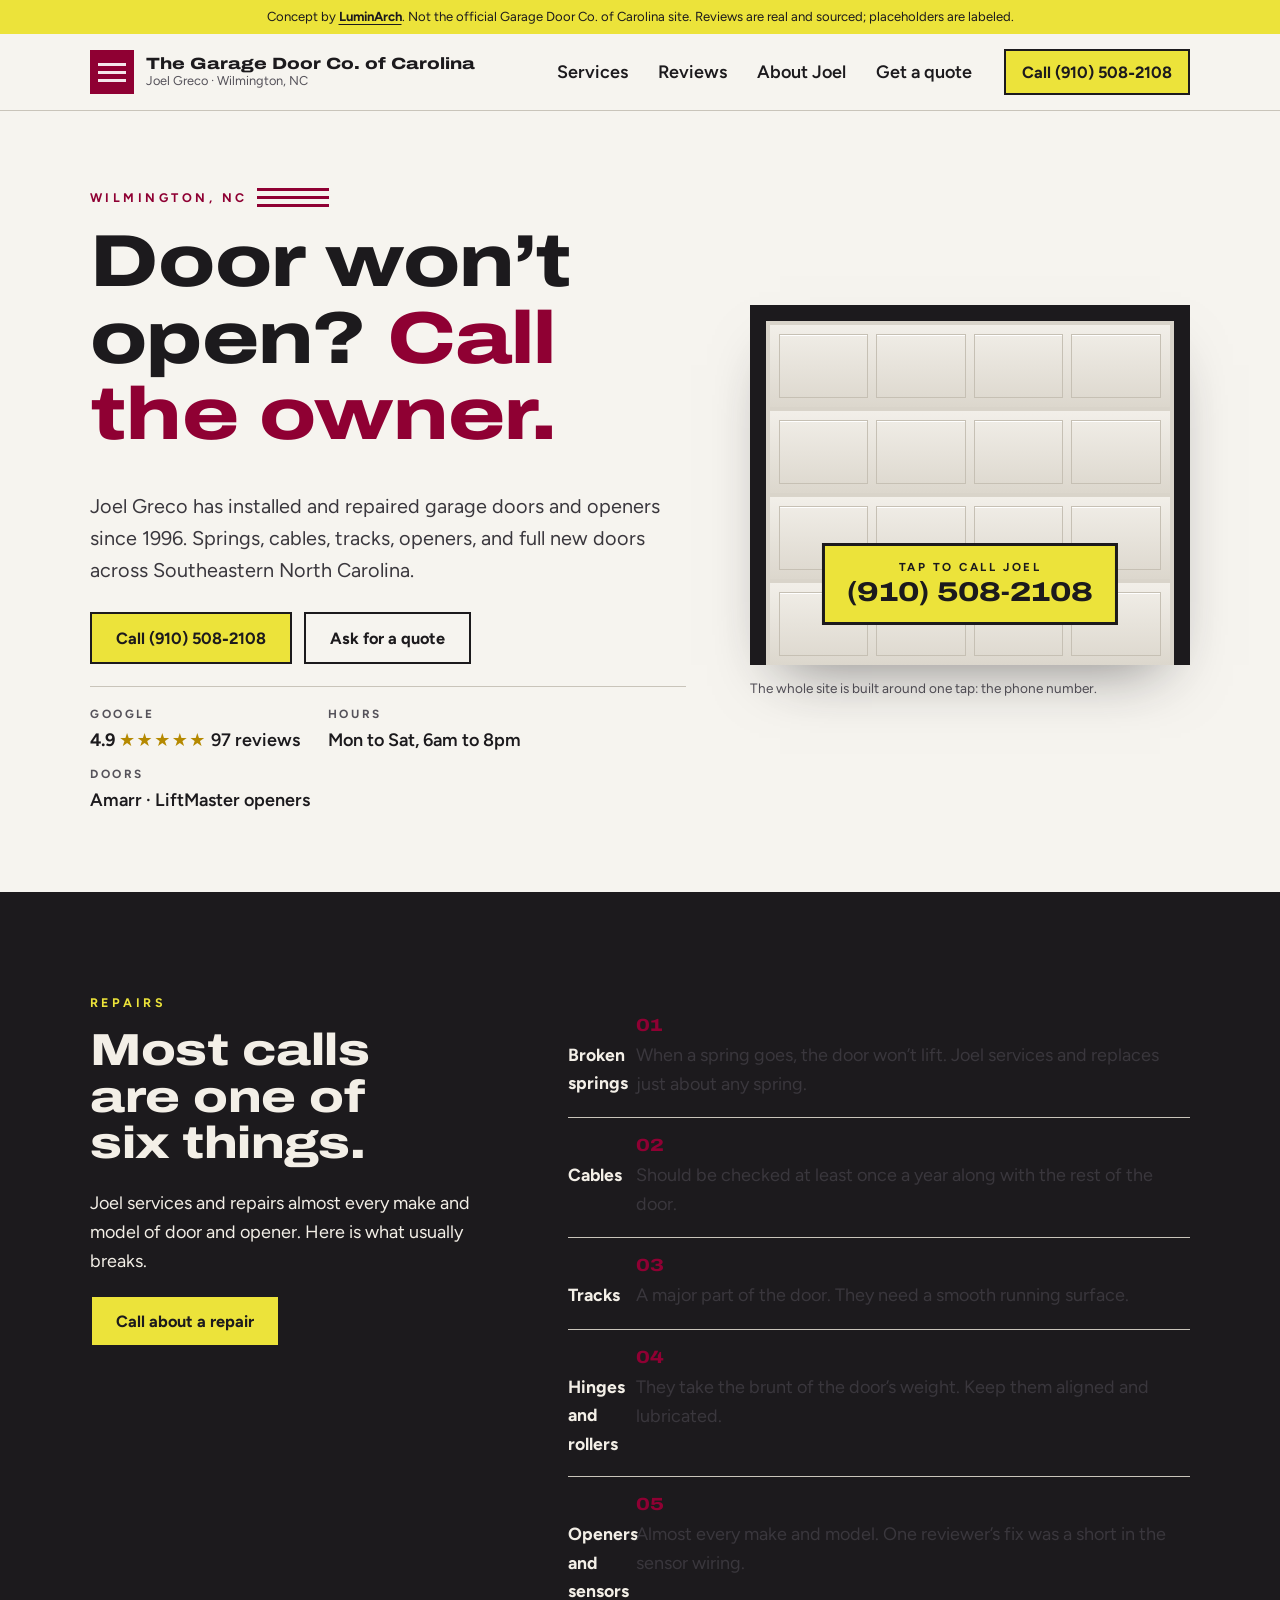
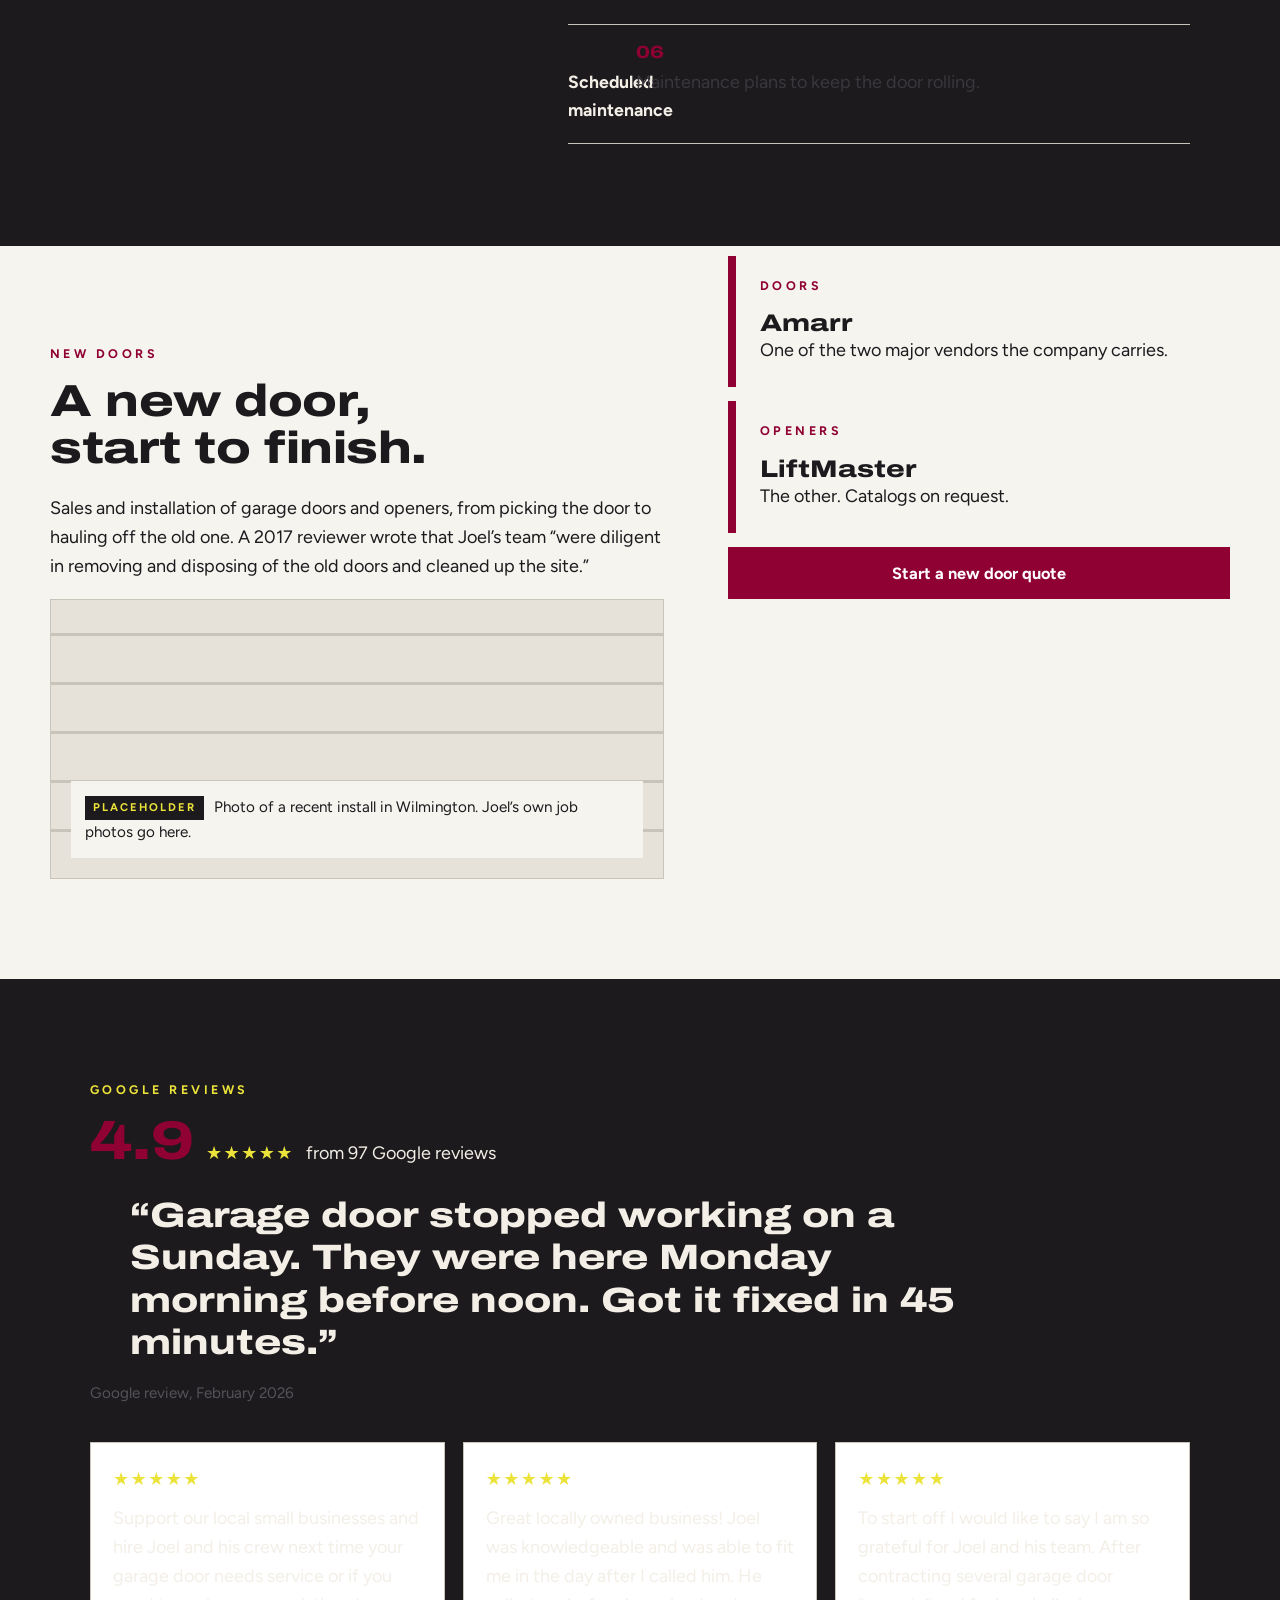
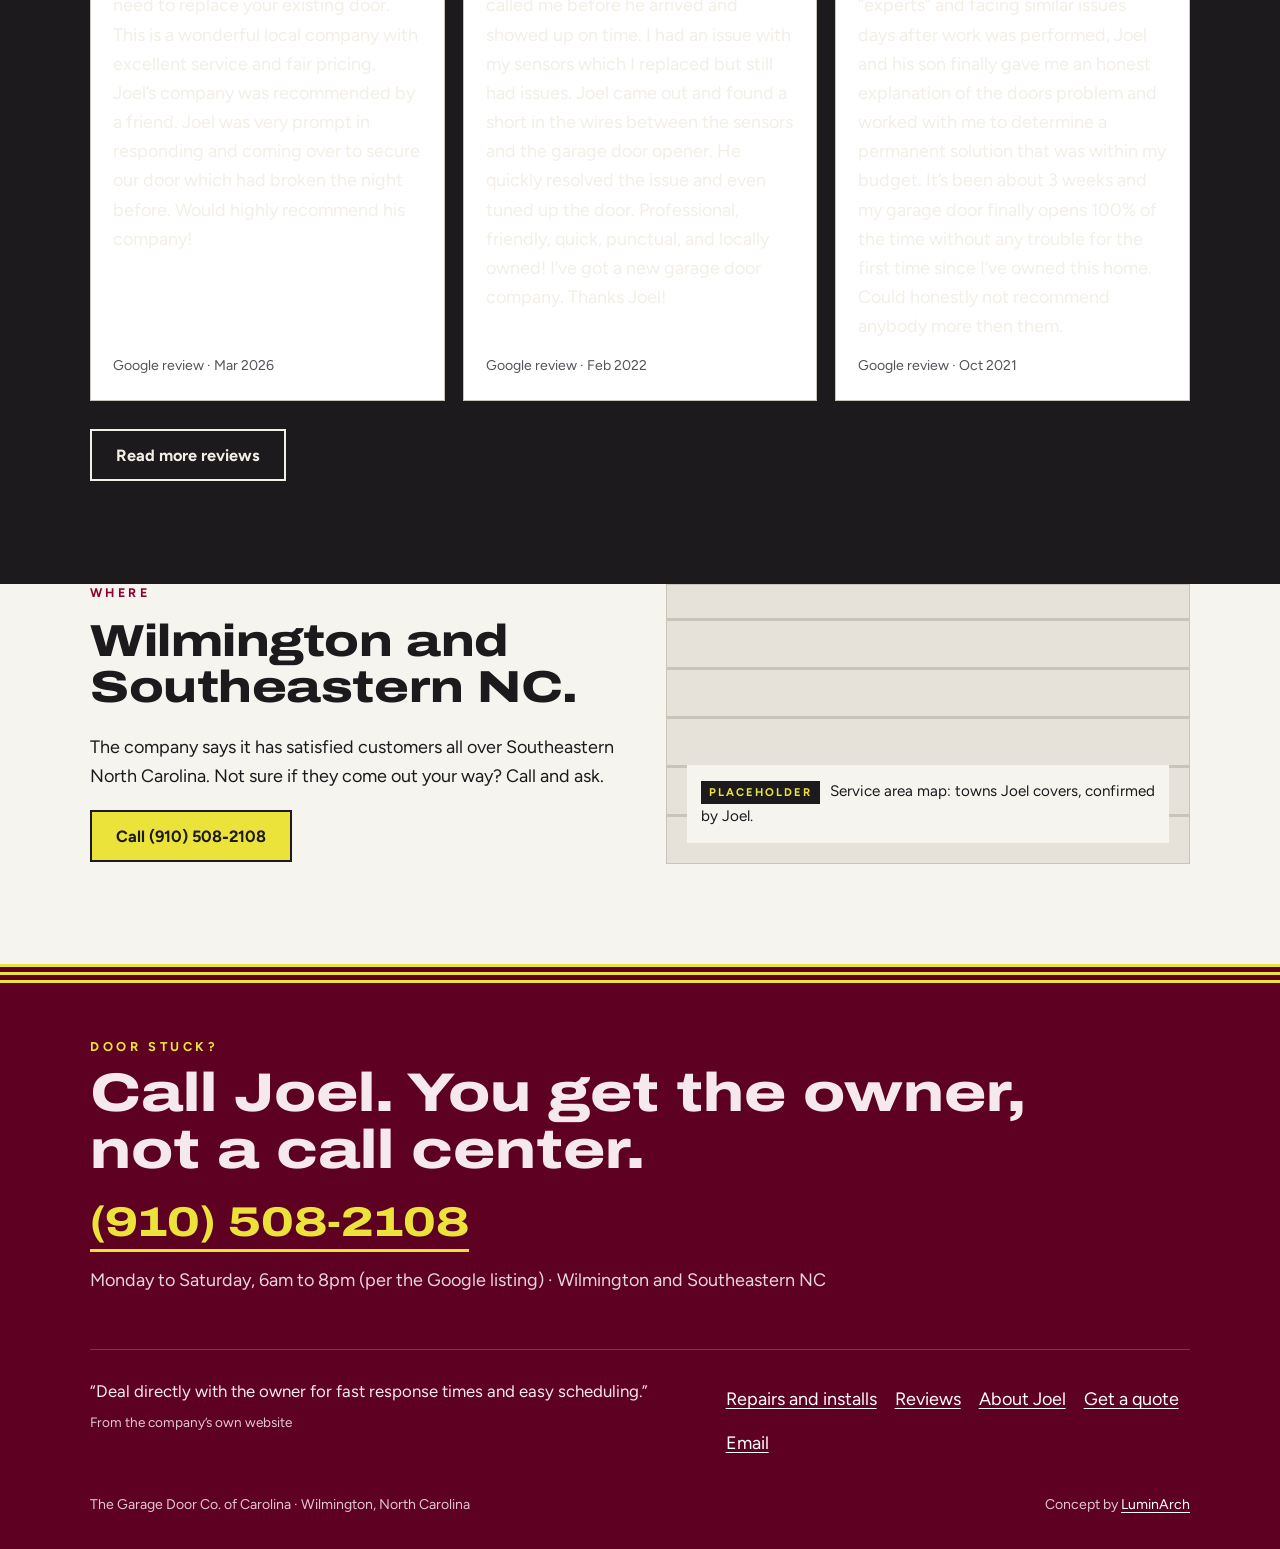
<file: index.html>
<!doctype html><html lang="en" class="no-js"><head><meta charset="utf-8"><meta name="viewport" content="width=device-width,initial-scale=1">
<title>Garage Door Repair and Installation | Wilmington, NC</title><meta name="description" content="Garage door repair and new doors in Wilmington, NC from Joel Greco, installing since 1996. Springs, cables, openers. 4.9 stars on Google. Tap to call Joel now."><link rel="canonical" href="https://garage-door-co-of-carolina-demo.vercel.app/">
<meta property="og:type" content="website"><meta property="og:site_name" content="The Garage Door Co. of Carolina (concept)"><meta property="og:title" content="Garage Door Repair and Installation | Wilmington, NC"><meta property="og:description" content="Garage door repair and new doors in Wilmington, NC from Joel Greco, installing since 1996. Springs, cables, openers. 4.9 stars on Google. Tap to call Joel now."><meta property="og:url" content="https://garage-door-co-of-carolina-demo.vercel.app/"><meta property="og:image" content="https://garage-door-co-of-carolina-demo.vercel.app/og.png">
<meta name="twitter:card" content="summary_large_image"><meta name="twitter:title" content="Garage Door Repair and Installation | Wilmington, NC"><meta name="twitter:description" content="Garage door repair and new doors in Wilmington, NC from Joel Greco, installing since 1996. Springs, cables, openers. 4.9 stars on Google. Tap to call Joel now."><meta name="twitter:image" content="https://garage-door-co-of-carolina-demo.vercel.app/og.png">
<meta name="robots" content="noindex, nofollow"><!-- concept demo, not for indexing -->
<meta name="theme-color" content="#5e0021">
<link rel="preload" as="font" type="font/woff2" href="fonts/archivo-normal-800-latin.woff2" crossorigin>
<link rel="preload" as="font" type="font/woff2" href="fonts/figtree-normal-400-700-latin.woff2" crossorigin>
<link rel="stylesheet" href="css/design-system.css"><link rel="stylesheet" href="css/components.css"><link rel="stylesheet" href="css/pages.css">
<link rel="icon" href="data:image/svg+xml,%3Csvg xmlns='http://www.w3.org/2000/svg' viewBox='0 0 32 32'%3E%3Crect width='32' height='32' fill='%238f0033'/%3E%3Cpath d='M6 10h20M6 16h20M6 22h20' stroke='%23fff' stroke-width='3'/%3E%3C/svg%3E">
<script>document.documentElement.classList.replace('no-js','js-ready')</script><script type="application/ld+json">[{"@context": "https://schema.org", "@type": "HomeAndConstructionBusiness", "name": "The Garage Door Co. of Carolina", "url": "https://garage-door-co-of-carolina-demo.vercel.app/", "telephone": "+1-910-508-2108", "email": "info@thegaragedoorcompany.biz", "founder": {"@type": "Person", "name": "Joel Greco"}, "address": {"@type": "PostalAddress", "addressLocality": "Wilmington", "addressRegion": "NC", "addressCountry": "US"}, "openingHours": "Mo-Sa 06:00-20:00", "areaServed": "Southeastern North Carolina", "aggregateRating": {"@type": "AggregateRating", "ratingValue": "4.9", "reviewCount": "97"}}, {"@context": "https://schema.org", "@type": "BreadcrumbList", "itemListElement": [{"@type": "ListItem", "position": 1, "name": "Home", "item": "https://garage-door-co-of-carolina-demo.vercel.app/"}]}]</script></head><body>
<a class="skip" href="#main">Skip to content</a>
<div class="demo-bar">Concept by <a href="https://luminarch.pro">LuminArch</a>. Not the official Garage Door Co. of Carolina site. Reviews are real and sourced; placeholders are labeled.</div>
<header class="top"><div class="wrap nav"><a class="mark" href="index.html"><span class="mk" aria-hidden="true"><i></i><i></i><i></i></span><span><b>The Garage Door Co. of Carolina</b><small>Joel Greco &middot; Wilmington, NC</small></span></a>
<button class="menu-btn" aria-expanded="false" aria-controls="menu">Menu</button><ul id="menu"><li><a href="services.html">Services</a></li><li><a href="reviews.html">Reviews</a></li><li><a href="about.html">About Joel</a></li><li><a href="contact.html">Get a quote</a></li></ul><a class="btn btn--call" href="tel:+19105082108">Call (910) 508&#8209;2108</a></div></header><main id="main">
<section class="hero"><div class="wrap hero-grid">
 <div><p class="kicker">Wilmington, NC <span class="seams " aria-hidden="true"><i></i><i></i><i></i></span></p>
  <h1>Door won&rsquo;t open? <em>Call the owner.</em></h1>
  <p class="lede">Joel Greco has installed and repaired garage doors and openers since 1996. Springs, cables, tracks, openers, and full new doors across Southeastern North Carolina.</p>
  <div class="cta"><a class="btn btn--call" href="tel:+19105082108">Call (910) 508&#8209;2108</a><a class="btn btn--line" href="contact.html">Ask for a quote</a></div>
  <dl class="hero-facts"><div><dt>Google</dt><dd><b>4.9</b> <span class="stars" aria-hidden="true">&#9733;&#9733;&#9733;&#9733;&#9733;</span> 97 reviews</dd></div><div><dt>Hours</dt><dd>Mon to Sat, 6am to 8pm</dd></div><div><dt>Doors</dt><dd>Amarr &middot; LiftMaster openers</dd></div></dl>
 </div>
 <div><div class="door rv" aria-hidden="false"><div class="door-frame" aria-hidden="true"><div class="panel"><i></i><i></i><i></i><i></i></div><div class="panel"><i></i><i></i><i></i><i></i></div><div class="panel"><i></i><i></i><i></i><i></i></div><div class="panel"><i></i><i></i><i></i><i></i></div></div>
<a class="door-handle" href="tel:+19105082108"><small>Tap to call Joel</small>(910) 508&#8209;2108</a></div><p class="door-cap">The whole site is built around one tap: the phone number.</p></div>
</div></section>

<section class="breaks on-dark" aria-labelledby="br-h"><div class="wrap breaks-grid">
 <div class="breaks-head rv"><p class="kicker">Repairs</p><h2 id="br-h">Most calls are one of six things.</h2><p>Joel services and repairs almost every make and model of door and opener. Here is what usually breaks.</p><a class="btn btn--call" href="tel:+19105082108">Call about a repair</a></div>
 <ol class="ledger rv"><li><span class="n">01</span><b>Broken springs</b><span>When a spring goes, the door won&rsquo;t lift. Joel services and replaces just about any spring.</span></li><li><span class="n">02</span><b>Cables</b><span>Should be checked at least once a year along with the rest of the door.</span></li><li><span class="n">03</span><b>Tracks</b><span>A major part of the door. They need a smooth running surface.</span></li><li><span class="n">04</span><b>Hinges and rollers</b><span>They take the brunt of the door&rsquo;s weight. Keep them aligned and lubricated.</span></li><li><span class="n">05</span><b>Openers and sensors</b><span>Almost every make and model. One reviewer&rsquo;s fix was a short in the sensor wiring.</span></li><li><span class="n">06</span><b>Scheduled maintenance</b><span>Maintenance plans to keep the door rolling.</span></li></ol>
</div></section>

<section class="install wrap" aria-labelledby="in-h"><div class="install-grid">
 <div class="rv"><p class="kicker">New doors</p><h2 id="in-h">A new door, start to finish.</h2>
  <p>Sales and installation of garage doors and openers, from picking the door to hauling off the old one. A 2017 reviewer wrote that Joel&rsquo;s team &ldquo;were diligent in removing and disposing of the old doors and cleaned up the site.&rdquo;</p>
  <div class="phbox"><p><span class="ph">Placeholder</span> Photo of a recent install in Wilmington. Joel&rsquo;s own job photos go here.</p></div></div>
 <div class="brands rv"><div class="brand"><span class="kicker">Doors</span><b>Amarr</b><span>One of the two major vendors the company carries.</span></div><div class="brand"><span class="kicker">Openers</span><b>LiftMaster</b><span>The other. Catalogs on request.</span></div><a class="btn btn--ox" href="contact.html">Start a new door quote</a></div>
</div></section>

<section class="voices on-dark" aria-labelledby="vo-h"><div class="wrap">
 <p class="kicker">Google reviews</p><h2 id="vo-h" class="sr">What customers say</h2>
 <div class="rating rv"><b>4.9</b><span class="stars" aria-label="4.9 out of 5">&#9733;&#9733;&#9733;&#9733;&#9733;</span><span>from 97 Google reviews</span></div>
 <blockquote class="rv"><p class="pull">&ldquo;Garage door stopped working on a Sunday. They were here Monday morning before noon. Got it fixed in 45 minutes.&rdquo;</p></blockquote>
 <p class="pull-cap rv">Google review, February 2026</p>
 <div class="strip"><figure class="rcard rv"><span class="stars" aria-label="5 out of 5">&#9733;&#9733;&#9733;&#9733;&#9733;</span><blockquote><p>Support our local small businesses and hire Joel and his crew next time your garage door needs service or if you need to replace your existing door. This is a wonderful local company with excellent service and fair pricing. Joel&rsquo;s company was recommended by a friend. Joel was very prompt in responding and coming over to secure our door which had broken the night before. Would highly recommend his company!</p></blockquote><figcaption>Google review &middot; <time datetime="2026-03-06">Mar 2026</time></figcaption></figure><figure class="rcard rv"><span class="stars" aria-label="5 out of 5">&#9733;&#9733;&#9733;&#9733;&#9733;</span><blockquote><p>Great locally owned business! Joel was knowledgeable and was able to fit me in the day after I called him. He called me before he arrived and showed up on time. I had an issue with my sensors which I replaced but still had issues. Joel came out and found a short in the wires between the sensors and the garage door opener. He quickly resolved the issue and even tuned up the door. Professional, friendly, quick, punctual, and locally owned! I&rsquo;ve got a new garage door company. Thanks Joel!</p></blockquote><figcaption>Google review &middot; <time datetime="2022-02-03">Feb 2022</time></figcaption></figure><figure class="rcard rv"><span class="stars" aria-label="5 out of 5">&#9733;&#9733;&#9733;&#9733;&#9733;</span><blockquote><p>To start off I would like to say I am so grateful for Joel and his team. After contracting several garage door &ldquo;experts&rdquo; and facing similar issues days after work was performed, Joel and his son finally gave me an honest explanation of the doors problem and worked with me to determine a permanent solution that was within my budget. It&rsquo;s been about 3 weeks and my garage door finally opens 100% of the time without any trouble for the first time since I&rsquo;ve owned this home. Could honestly not recommend anybody more then them.</p></blockquote><figcaption>Google review &middot; <time datetime="2021-10-24">Oct 2021</time></figcaption></figure></div>
 <a class="btn btn--line rv" href="reviews.html">Read more reviews</a>
</div></section>

<section class="area wrap" aria-labelledby="ar-h">
 <div class="rv"><p class="kicker">Where</p><h2 id="ar-h">Wilmington and Southeastern NC.</h2><p>The company says it has satisfied customers all over Southeastern North Carolina. Not sure if they come out your way? Call and ask.</p><a class="btn btn--call" href="tel:+19105082108">Call (910) 508&#8209;2108</a></div>
 <div class="phbox rv"><p><span class="ph">Placeholder</span> Service area map: towns Joel covers, confirmed by Joel.</p></div>
</section>
</main><footer class="site-foot"><span class="seams seams--rule" aria-hidden="true"><i></i><i></i><i></i></span><div class="wrap">
<div class="sign">
 <p class="sign-k">Door stuck?</p>
 <p class="sign-h">Call Joel. You get the owner, not a call center.</p>
 <a class="sign-num" href="tel:+19105082108">(910) 508&#8209;2108</a>
 <p class="sign-sub">Monday to Saturday, 6am to 8pm (per the Google listing) &middot; Wilmington and Southeastern NC</p>
</div>
<div class="foot-grid">
 <p class="foot-quote">&ldquo;Deal directly with the owner for fast response times and easy scheduling.&rdquo;<span>From the company&rsquo;s own website</span></p>
 <nav aria-label="Footer"><a href="services.html">Repairs and installs</a><a href="reviews.html">Reviews</a><a href="about.html">About Joel</a><a href="contact.html">Get a quote</a><a href="mailto:info@thegaragedoorcompany.biz">Email</a></nav>
</div>
<div class="foot-row"><span>The Garage Door Co. of Carolina &middot; Wilmington, North Carolina</span><span>Concept by <a href="https://luminarch.pro">LuminArch</a></span></div></div></footer>
<nav class="callbar" aria-label="Quick contact"><a class="cb-call" href="tel:+19105082108">Call Joel &middot; (910) 508&#8209;2108</a><a class="cb-q" href="contact.html">Quote</a></nav>
<script src="js/main.js"></script></body></html>
</file>
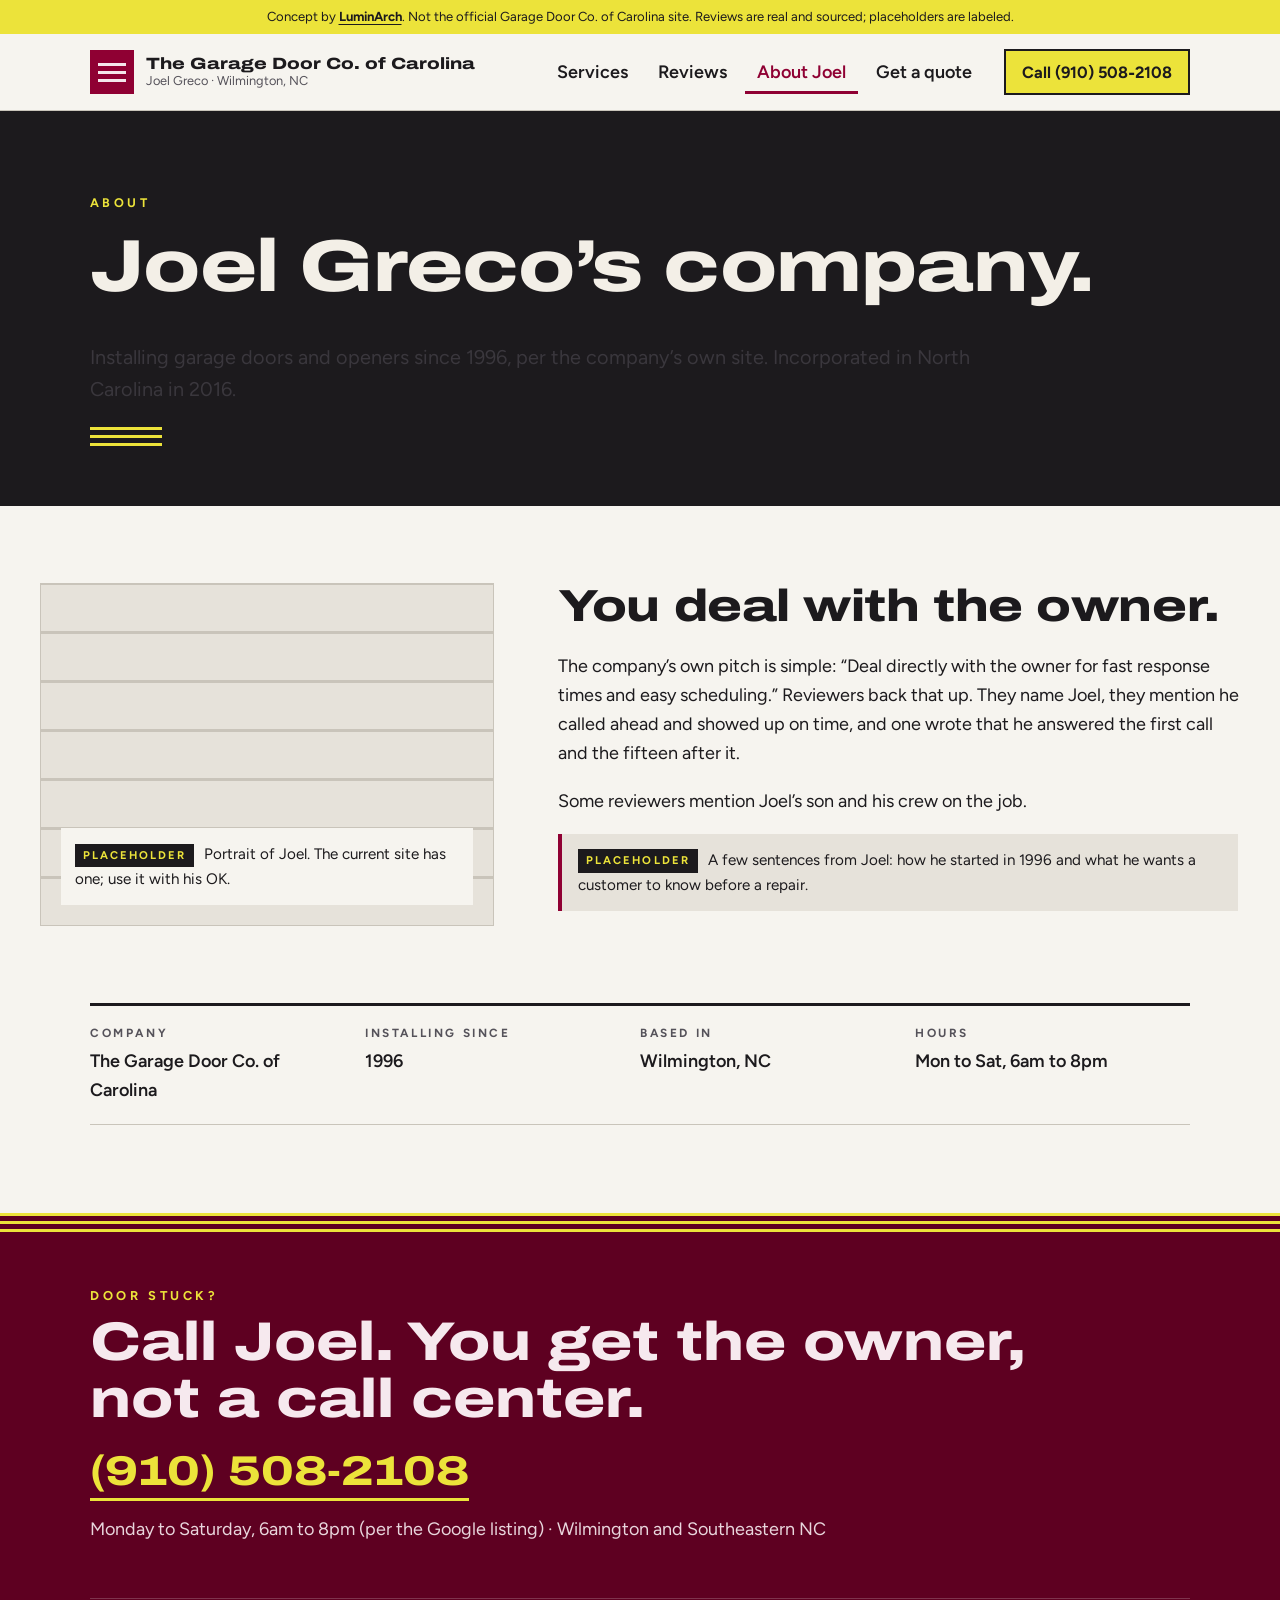
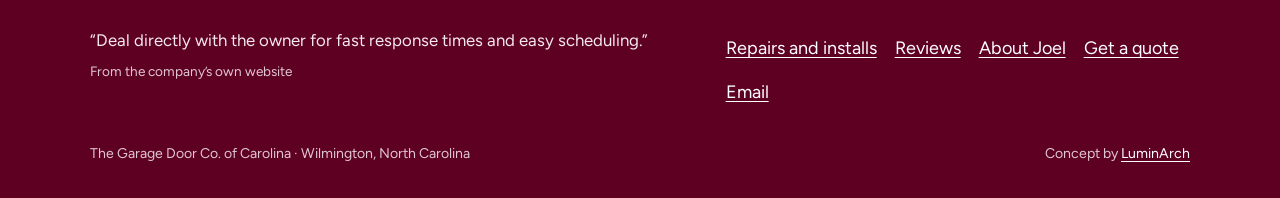
<file: about.html>
<!doctype html><html lang="en" class="no-js"><head><meta charset="utf-8"><meta name="viewport" content="width=device-width,initial-scale=1">
<title>About Joel Greco | The Garage Door Co. of Carolina, NC</title><meta name="description" content="Joel Greco has installed garage doors and openers since 1996 and runs The Garage Door Co. of Carolina in Wilmington, NC. Deal with the owner. Call today."><link rel="canonical" href="https://garage-door-co-of-carolina-demo.vercel.app/about.html">
<meta property="og:type" content="website"><meta property="og:site_name" content="The Garage Door Co. of Carolina (concept)"><meta property="og:title" content="About Joel Greco | The Garage Door Co. of Carolina, NC"><meta property="og:description" content="Joel Greco has installed garage doors and openers since 1996 and runs The Garage Door Co. of Carolina in Wilmington, NC. Deal with the owner. Call today."><meta property="og:url" content="https://garage-door-co-of-carolina-demo.vercel.app/about.html"><meta property="og:image" content="https://garage-door-co-of-carolina-demo.vercel.app/og.png">
<meta name="twitter:card" content="summary_large_image"><meta name="twitter:title" content="About Joel Greco | The Garage Door Co. of Carolina, NC"><meta name="twitter:description" content="Joel Greco has installed garage doors and openers since 1996 and runs The Garage Door Co. of Carolina in Wilmington, NC. Deal with the owner. Call today."><meta name="twitter:image" content="https://garage-door-co-of-carolina-demo.vercel.app/og.png">
<meta name="robots" content="noindex, nofollow"><!-- concept demo, not for indexing -->
<meta name="theme-color" content="#5e0021">
<link rel="preload" as="font" type="font/woff2" href="fonts/archivo-normal-800-latin.woff2" crossorigin>
<link rel="preload" as="font" type="font/woff2" href="fonts/figtree-normal-400-700-latin.woff2" crossorigin>
<link rel="stylesheet" href="css/design-system.css"><link rel="stylesheet" href="css/components.css"><link rel="stylesheet" href="css/pages.css">
<link rel="icon" href="data:image/svg+xml,%3Csvg xmlns='http://www.w3.org/2000/svg' viewBox='0 0 32 32'%3E%3Crect width='32' height='32' fill='%238f0033'/%3E%3Cpath d='M6 10h20M6 16h20M6 22h20' stroke='%23fff' stroke-width='3'/%3E%3C/svg%3E">
<script>document.documentElement.classList.replace('no-js','js-ready')</script><script type="application/ld+json">[{"@context": "https://schema.org", "@type": "HomeAndConstructionBusiness", "name": "The Garage Door Co. of Carolina", "url": "https://garage-door-co-of-carolina-demo.vercel.app/", "telephone": "+1-910-508-2108", "email": "info@thegaragedoorcompany.biz", "founder": {"@type": "Person", "name": "Joel Greco"}, "address": {"@type": "PostalAddress", "addressLocality": "Wilmington", "addressRegion": "NC", "addressCountry": "US"}, "openingHours": "Mo-Sa 06:00-20:00", "areaServed": "Southeastern North Carolina", "aggregateRating": {"@type": "AggregateRating", "ratingValue": "4.9", "reviewCount": "97"}}, {"@context": "https://schema.org", "@type": "BreadcrumbList", "itemListElement": [{"@type": "ListItem", "position": 1, "name": "Home", "item": "https://garage-door-co-of-carolina-demo.vercel.app/"}, {"@type": "ListItem", "position": 2, "name": "About Joel", "item": "https://garage-door-co-of-carolina-demo.vercel.app/about.html"}]}]</script></head><body>
<a class="skip" href="#main">Skip to content</a>
<div class="demo-bar">Concept by <a href="https://luminarch.pro">LuminArch</a>. Not the official Garage Door Co. of Carolina site. Reviews are real and sourced; placeholders are labeled.</div>
<header class="top"><div class="wrap nav"><a class="mark" href="index.html"><span class="mk" aria-hidden="true"><i></i><i></i><i></i></span><span><b>The Garage Door Co. of Carolina</b><small>Joel Greco &middot; Wilmington, NC</small></span></a>
<button class="menu-btn" aria-expanded="false" aria-controls="menu">Menu</button><ul id="menu"><li><a href="services.html">Services</a></li><li><a href="reviews.html">Reviews</a></li><li><a href="about.html" aria-current="page">About Joel</a></li><li><a href="contact.html">Get a quote</a></li></ul><a class="btn btn--call" href="tel:+19105082108">Call (910) 508&#8209;2108</a></div></header><main id="main">
<section class="sub on-dark"><div class="wrap"><p class="kicker">About</p><h1>Joel Greco&rsquo;s company.</h1><p class="lede">Installing garage doors and openers since 1996, per the company&rsquo;s own site. Incorporated in North Carolina in 2016.</p><span class="seams " aria-hidden="true"><i></i><i></i><i></i></span></div></section>
<section class="about">
 <div class="phbox rv"><p><span class="ph">Placeholder</span> Portrait of Joel. The current site has one; use it with his OK.</p></div>
 <div class="rv">
  <h2>You deal with the owner.</h2>
  <p>The company&rsquo;s own pitch is simple: &ldquo;Deal directly with the owner for fast response times and easy scheduling.&rdquo; Reviewers back that up. They name Joel, they mention he called ahead and showed up on time, and one wrote that he answered the first call and the fifteen after it.</p>
  <p>Some reviewers mention Joel&rsquo;s son and his crew on the job.</p>
  <p class="note"><span class="ph">Placeholder</span> A few sentences from Joel: how he started in 1996 and what he wants a customer to know before a repair.</p>
 </div>
</section>
<section class="wrap facts rv"><h2 class="sr">Company facts</h2><dl>
 <div><dt>Company</dt><dd>The Garage Door Co. of Carolina</dd></div>
 <div><dt>Installing since</dt><dd>1996</dd></div>
 <div><dt>Based in</dt><dd>Wilmington, NC</dd></div>
 <div><dt>Hours</dt><dd>Mon to Sat, 6am to 8pm</dd></div>
</dl></section>
</main><footer class="site-foot"><span class="seams seams--rule" aria-hidden="true"><i></i><i></i><i></i></span><div class="wrap">
<div class="sign">
 <p class="sign-k">Door stuck?</p>
 <p class="sign-h">Call Joel. You get the owner, not a call center.</p>
 <a class="sign-num" href="tel:+19105082108">(910) 508&#8209;2108</a>
 <p class="sign-sub">Monday to Saturday, 6am to 8pm (per the Google listing) &middot; Wilmington and Southeastern NC</p>
</div>
<div class="foot-grid">
 <p class="foot-quote">&ldquo;Deal directly with the owner for fast response times and easy scheduling.&rdquo;<span>From the company&rsquo;s own website</span></p>
 <nav aria-label="Footer"><a href="services.html">Repairs and installs</a><a href="reviews.html">Reviews</a><a href="about.html">About Joel</a><a href="contact.html">Get a quote</a><a href="mailto:info@thegaragedoorcompany.biz">Email</a></nav>
</div>
<div class="foot-row"><span>The Garage Door Co. of Carolina &middot; Wilmington, North Carolina</span><span>Concept by <a href="https://luminarch.pro">LuminArch</a></span></div></div></footer>
<nav class="callbar" aria-label="Quick contact"><a class="cb-call" href="tel:+19105082108">Call Joel &middot; (910) 508&#8209;2108</a><a class="cb-q" href="contact.html">Quote</a></nav>
<script src="js/main.js"></script></body></html>
</file>
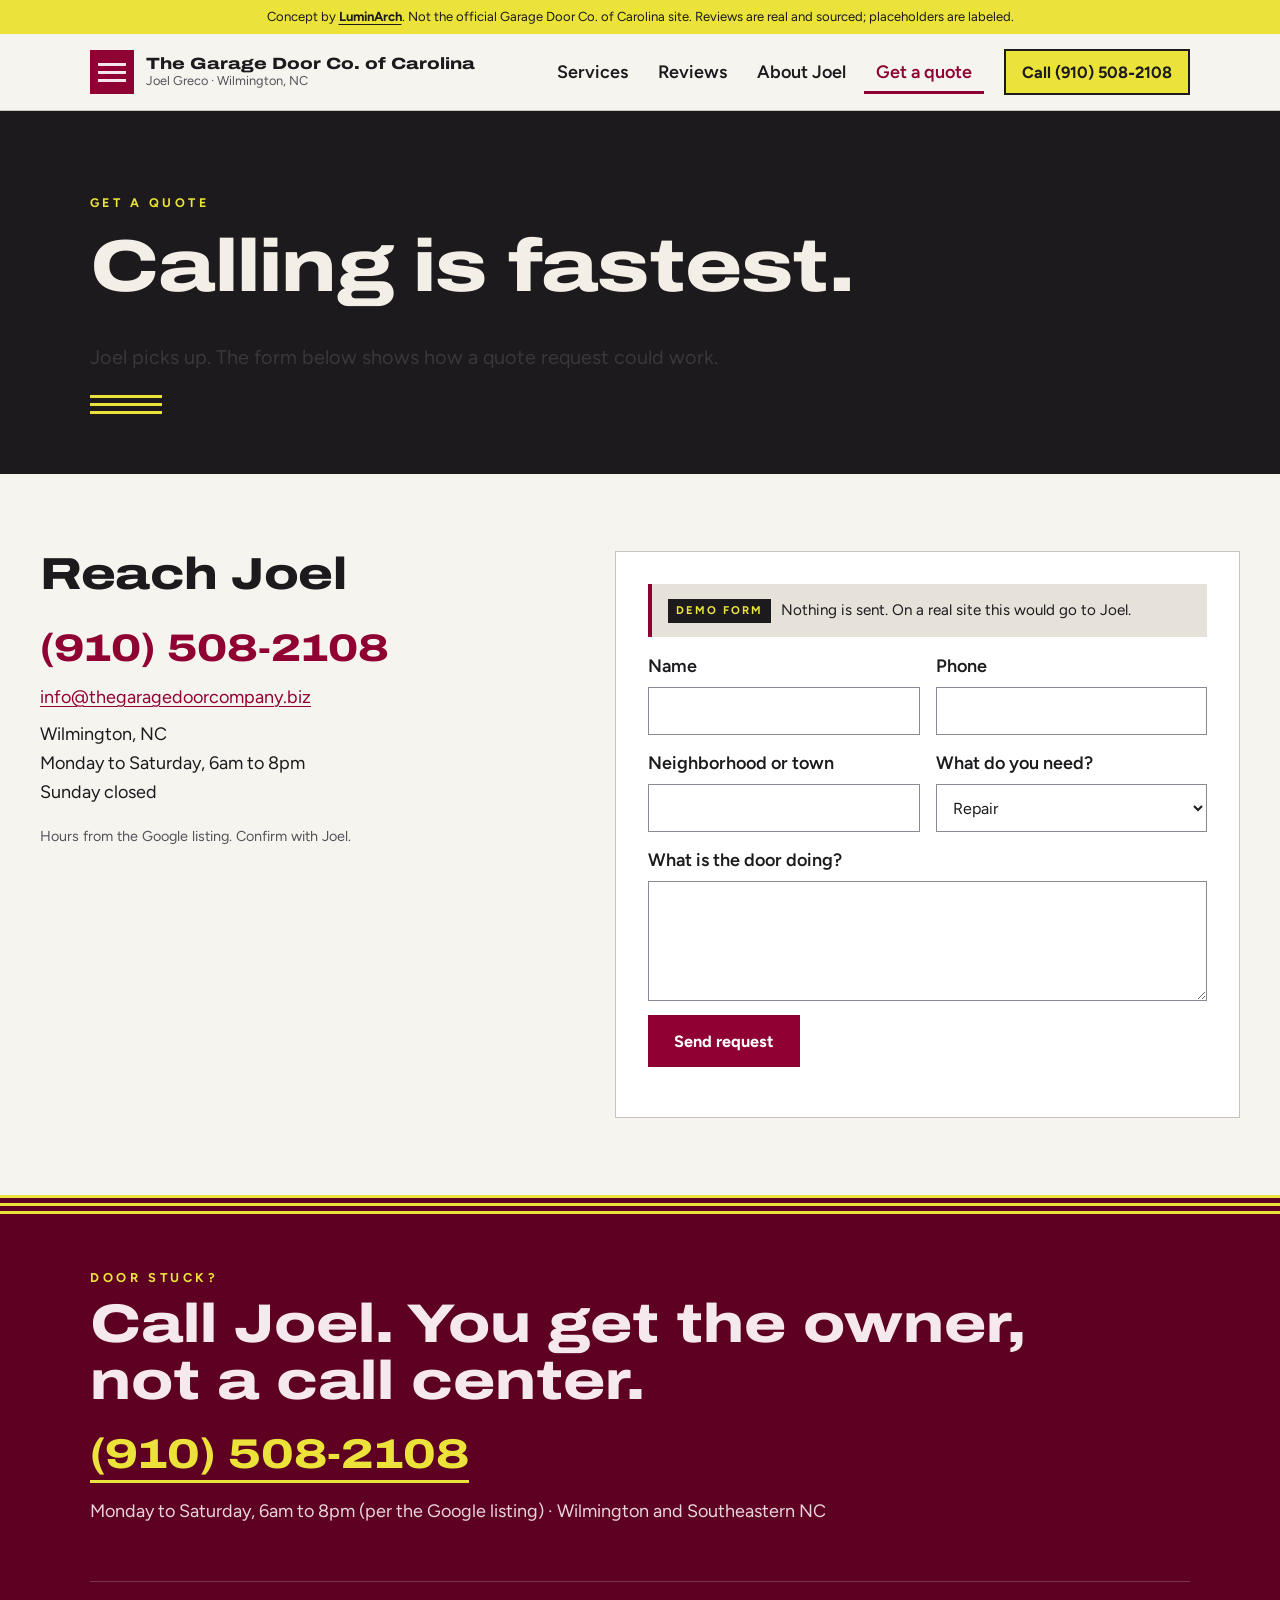
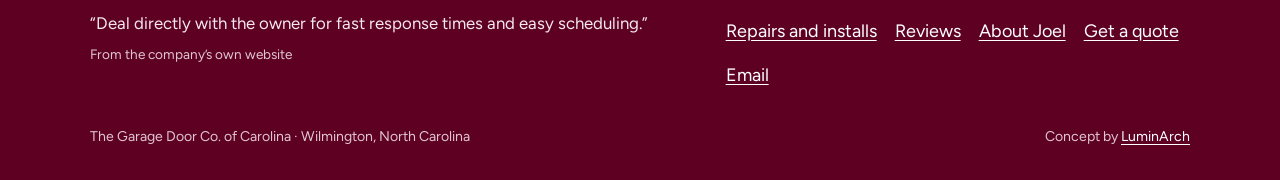
<file: contact.html>
<!doctype html><html lang="en" class="no-js"><head><meta charset="utf-8"><meta name="viewport" content="width=device-width,initial-scale=1">
<title>Garage Door Quote | The Garage Door Co. of Carolina, NC</title><meta name="description" content="Get a garage door repair or new door quote from Joel Greco in Wilmington, NC. Call (910) 508-2108 or email the company. Open Monday to Saturday, 6am to 8pm."><link rel="canonical" href="https://garage-door-co-of-carolina-demo.vercel.app/contact.html">
<meta property="og:type" content="website"><meta property="og:site_name" content="The Garage Door Co. of Carolina (concept)"><meta property="og:title" content="Garage Door Quote | The Garage Door Co. of Carolina, NC"><meta property="og:description" content="Get a garage door repair or new door quote from Joel Greco in Wilmington, NC. Call (910) 508-2108 or email the company. Open Monday to Saturday, 6am to 8pm."><meta property="og:url" content="https://garage-door-co-of-carolina-demo.vercel.app/contact.html"><meta property="og:image" content="https://garage-door-co-of-carolina-demo.vercel.app/og.png">
<meta name="twitter:card" content="summary_large_image"><meta name="twitter:title" content="Garage Door Quote | The Garage Door Co. of Carolina, NC"><meta name="twitter:description" content="Get a garage door repair or new door quote from Joel Greco in Wilmington, NC. Call (910) 508-2108 or email the company. Open Monday to Saturday, 6am to 8pm."><meta name="twitter:image" content="https://garage-door-co-of-carolina-demo.vercel.app/og.png">
<meta name="robots" content="noindex, nofollow"><!-- concept demo, not for indexing -->
<meta name="theme-color" content="#5e0021">
<link rel="preload" as="font" type="font/woff2" href="fonts/archivo-normal-800-latin.woff2" crossorigin>
<link rel="preload" as="font" type="font/woff2" href="fonts/figtree-normal-400-700-latin.woff2" crossorigin>
<link rel="stylesheet" href="css/design-system.css"><link rel="stylesheet" href="css/components.css"><link rel="stylesheet" href="css/pages.css">
<link rel="icon" href="data:image/svg+xml,%3Csvg xmlns='http://www.w3.org/2000/svg' viewBox='0 0 32 32'%3E%3Crect width='32' height='32' fill='%238f0033'/%3E%3Cpath d='M6 10h20M6 16h20M6 22h20' stroke='%23fff' stroke-width='3'/%3E%3C/svg%3E">
<script>document.documentElement.classList.replace('no-js','js-ready')</script><script type="application/ld+json">[{"@context": "https://schema.org", "@type": "HomeAndConstructionBusiness", "name": "The Garage Door Co. of Carolina", "url": "https://garage-door-co-of-carolina-demo.vercel.app/", "telephone": "+1-910-508-2108", "email": "info@thegaragedoorcompany.biz", "founder": {"@type": "Person", "name": "Joel Greco"}, "address": {"@type": "PostalAddress", "addressLocality": "Wilmington", "addressRegion": "NC", "addressCountry": "US"}, "openingHours": "Mo-Sa 06:00-20:00", "areaServed": "Southeastern North Carolina", "aggregateRating": {"@type": "AggregateRating", "ratingValue": "4.9", "reviewCount": "97"}}, {"@context": "https://schema.org", "@type": "BreadcrumbList", "itemListElement": [{"@type": "ListItem", "position": 1, "name": "Home", "item": "https://garage-door-co-of-carolina-demo.vercel.app/"}, {"@type": "ListItem", "position": 2, "name": "Get a quote", "item": "https://garage-door-co-of-carolina-demo.vercel.app/contact.html"}]}]</script></head><body>
<a class="skip" href="#main">Skip to content</a>
<div class="demo-bar">Concept by <a href="https://luminarch.pro">LuminArch</a>. Not the official Garage Door Co. of Carolina site. Reviews are real and sourced; placeholders are labeled.</div>
<header class="top"><div class="wrap nav"><a class="mark" href="index.html"><span class="mk" aria-hidden="true"><i></i><i></i><i></i></span><span><b>The Garage Door Co. of Carolina</b><small>Joel Greco &middot; Wilmington, NC</small></span></a>
<button class="menu-btn" aria-expanded="false" aria-controls="menu">Menu</button><ul id="menu"><li><a href="services.html">Services</a></li><li><a href="reviews.html">Reviews</a></li><li><a href="about.html">About Joel</a></li><li><a href="contact.html" aria-current="page">Get a quote</a></li></ul><a class="btn btn--call" href="tel:+19105082108">Call (910) 508&#8209;2108</a></div></header><main id="main">
<section class="sub on-dark"><div class="wrap"><p class="kicker">Get a quote</p><h1>Calling is fastest.</h1><p class="lede">Joel picks up. The form below shows how a quote request could work.</p><span class="seams " aria-hidden="true"><i></i><i></i><i></i></span></div></section>
<section class="contact">
 <div class="rv">
  <h2>Reach Joel</h2>
  <a class="c-big" href="tel:+19105082108">(910) 508&#8209;2108</a><br>
  <a class="c-mail" href="mailto:info@thegaragedoorcompany.biz">info@thegaragedoorcompany.biz</a>
  <p>Wilmington, NC<br>Monday to Saturday, 6am to 8pm<br>Sunday closed</p>
  <p class="fine">Hours from the Google listing. Confirm with Joel.</p>
 </div>
 <form id="qform" class="form rv" novalidate>
  <p class="note"><span class="ph">Demo form</span> Nothing is sent. On a real site this would go to Joel.</p>
  <fieldset><legend class="sr">Your details</legend>
   <div class="two"><label>Name<input name="n" autocomplete="name"></label><label>Phone<input name="p" type="tel" autocomplete="tel"></label></div>
   <div class="two"><label>Neighborhood or town<input name="t"></label><label>What do you need?<select name="w"><option>Repair</option><option>New door</option><option>New opener</option><option>Maintenance</option></select></label></div>
   <label>What is the door doing?<textarea name="m"></textarea></label>
  </fieldset>
  <button class="btn btn--ox" type="submit">Send request</button>
  <p id="qmsg" role="status"></p>
 </form>
</section>
</main><footer class="site-foot"><span class="seams seams--rule" aria-hidden="true"><i></i><i></i><i></i></span><div class="wrap">
<div class="sign">
 <p class="sign-k">Door stuck?</p>
 <p class="sign-h">Call Joel. You get the owner, not a call center.</p>
 <a class="sign-num" href="tel:+19105082108">(910) 508&#8209;2108</a>
 <p class="sign-sub">Monday to Saturday, 6am to 8pm (per the Google listing) &middot; Wilmington and Southeastern NC</p>
</div>
<div class="foot-grid">
 <p class="foot-quote">&ldquo;Deal directly with the owner for fast response times and easy scheduling.&rdquo;<span>From the company&rsquo;s own website</span></p>
 <nav aria-label="Footer"><a href="services.html">Repairs and installs</a><a href="reviews.html">Reviews</a><a href="about.html">About Joel</a><a href="contact.html">Get a quote</a><a href="mailto:info@thegaragedoorcompany.biz">Email</a></nav>
</div>
<div class="foot-row"><span>The Garage Door Co. of Carolina &middot; Wilmington, North Carolina</span><span>Concept by <a href="https://luminarch.pro">LuminArch</a></span></div></div></footer>
<nav class="callbar" aria-label="Quick contact"><a class="cb-call" href="tel:+19105082108">Call Joel &middot; (910) 508&#8209;2108</a><a class="cb-q" href="contact.html">Quote</a></nav>
<script src="js/main.js"></script></body></html>
</file>
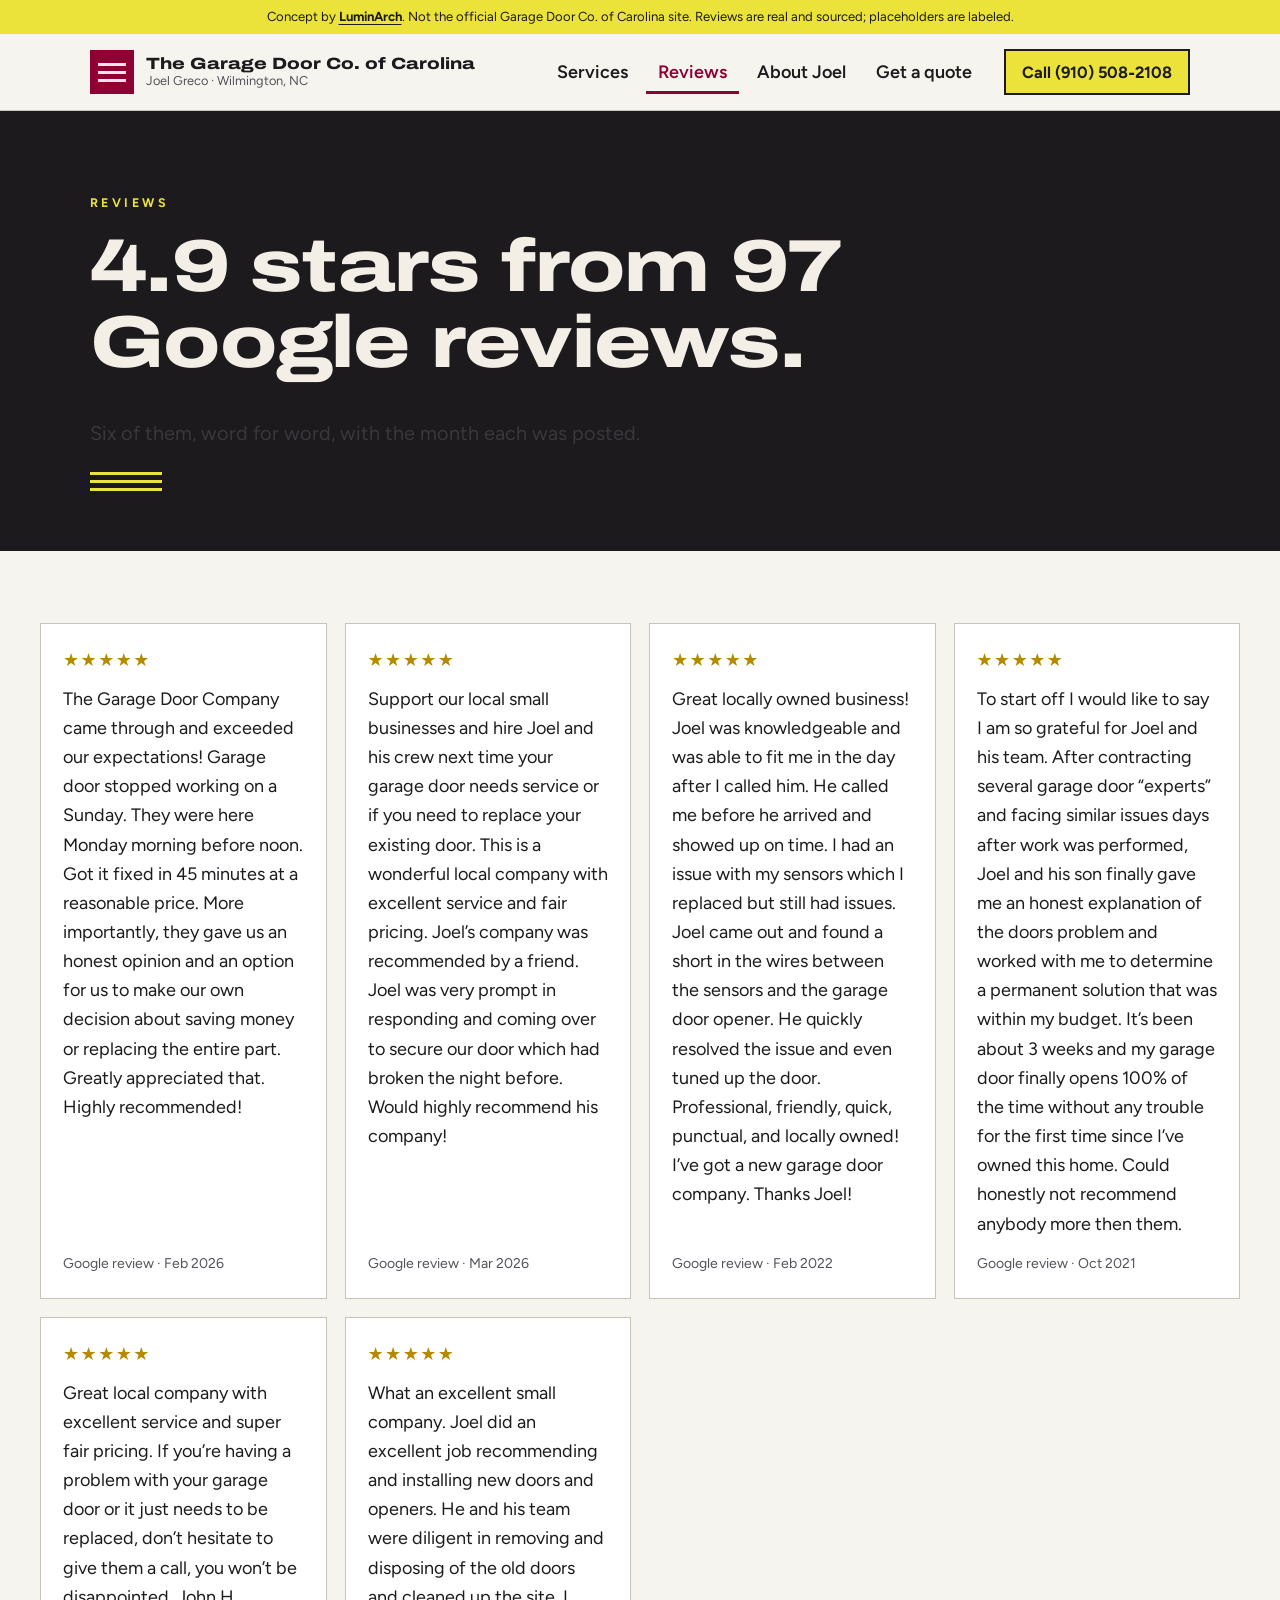
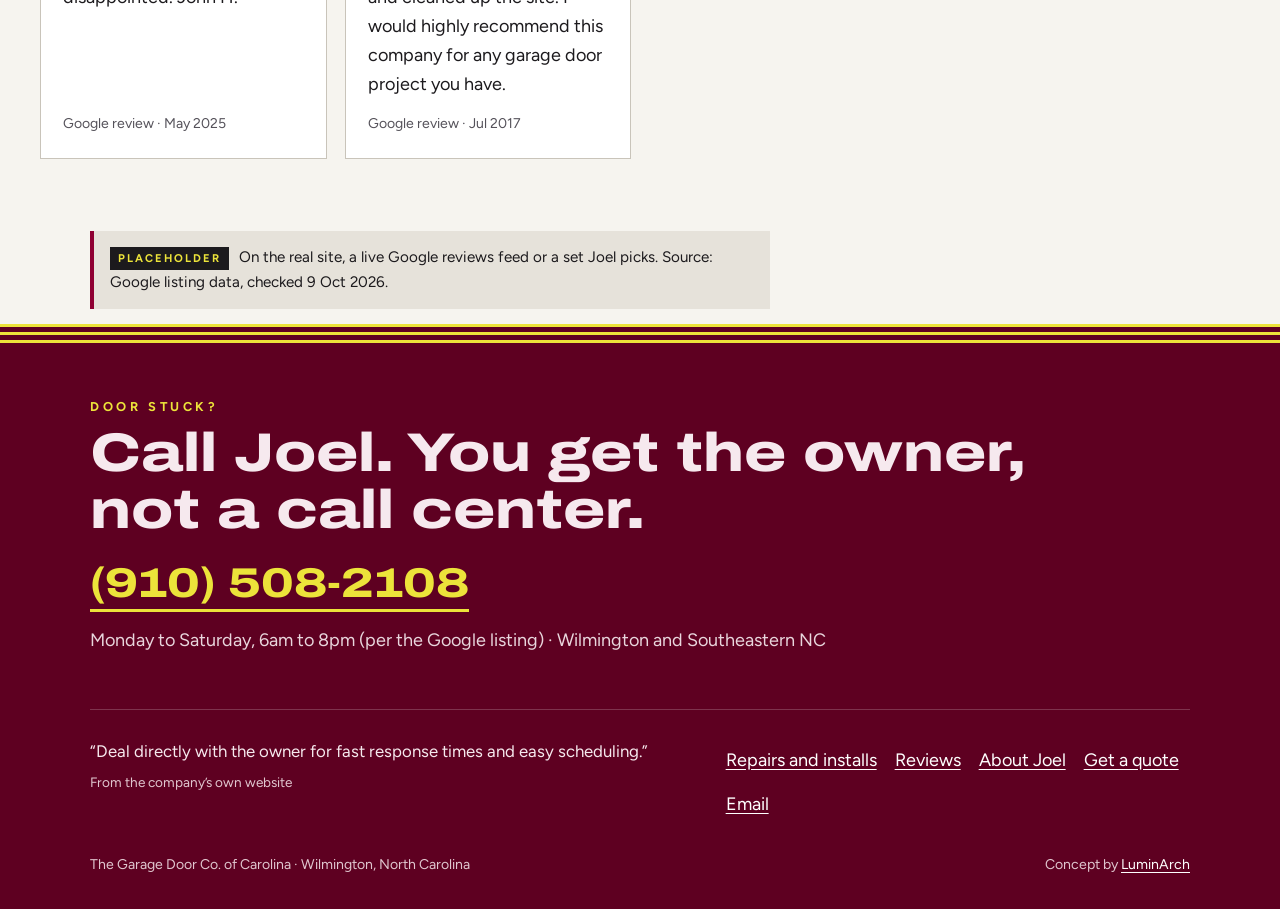
<file: reviews.html>
<!doctype html><html lang="en" class="no-js"><head><meta charset="utf-8"><meta name="viewport" content="width=device-width,initial-scale=1">
<title>Reviews | The Garage Door Co. of Carolina, Wilmington NC</title><meta name="description" content="Real Google reviews for The Garage Door Co. of Carolina, quoted word for word with dates. 4.9 stars from 97 reviews for garage door repair in Wilmington, NC."><link rel="canonical" href="https://garage-door-co-of-carolina-demo.vercel.app/reviews.html">
<meta property="og:type" content="website"><meta property="og:site_name" content="The Garage Door Co. of Carolina (concept)"><meta property="og:title" content="Reviews | The Garage Door Co. of Carolina, Wilmington NC"><meta property="og:description" content="Real Google reviews for The Garage Door Co. of Carolina, quoted word for word with dates. 4.9 stars from 97 reviews for garage door repair in Wilmington, NC."><meta property="og:url" content="https://garage-door-co-of-carolina-demo.vercel.app/reviews.html"><meta property="og:image" content="https://garage-door-co-of-carolina-demo.vercel.app/og.png">
<meta name="twitter:card" content="summary_large_image"><meta name="twitter:title" content="Reviews | The Garage Door Co. of Carolina, Wilmington NC"><meta name="twitter:description" content="Real Google reviews for The Garage Door Co. of Carolina, quoted word for word with dates. 4.9 stars from 97 reviews for garage door repair in Wilmington, NC."><meta name="twitter:image" content="https://garage-door-co-of-carolina-demo.vercel.app/og.png">
<meta name="robots" content="noindex, nofollow"><!-- concept demo, not for indexing -->
<meta name="theme-color" content="#5e0021">
<link rel="preload" as="font" type="font/woff2" href="fonts/archivo-normal-800-latin.woff2" crossorigin>
<link rel="preload" as="font" type="font/woff2" href="fonts/figtree-normal-400-700-latin.woff2" crossorigin>
<link rel="stylesheet" href="css/design-system.css"><link rel="stylesheet" href="css/components.css"><link rel="stylesheet" href="css/pages.css">
<link rel="icon" href="data:image/svg+xml,%3Csvg xmlns='http://www.w3.org/2000/svg' viewBox='0 0 32 32'%3E%3Crect width='32' height='32' fill='%238f0033'/%3E%3Cpath d='M6 10h20M6 16h20M6 22h20' stroke='%23fff' stroke-width='3'/%3E%3C/svg%3E">
<script>document.documentElement.classList.replace('no-js','js-ready')</script><script type="application/ld+json">[{"@context": "https://schema.org", "@type": "HomeAndConstructionBusiness", "name": "The Garage Door Co. of Carolina", "url": "https://garage-door-co-of-carolina-demo.vercel.app/", "telephone": "+1-910-508-2108", "email": "info@thegaragedoorcompany.biz", "founder": {"@type": "Person", "name": "Joel Greco"}, "address": {"@type": "PostalAddress", "addressLocality": "Wilmington", "addressRegion": "NC", "addressCountry": "US"}, "openingHours": "Mo-Sa 06:00-20:00", "areaServed": "Southeastern North Carolina", "aggregateRating": {"@type": "AggregateRating", "ratingValue": "4.9", "reviewCount": "97"}}, {"@context": "https://schema.org", "@type": "BreadcrumbList", "itemListElement": [{"@type": "ListItem", "position": 1, "name": "Home", "item": "https://garage-door-co-of-carolina-demo.vercel.app/"}, {"@type": "ListItem", "position": 2, "name": "Reviews", "item": "https://garage-door-co-of-carolina-demo.vercel.app/reviews.html"}]}]</script></head><body>
<a class="skip" href="#main">Skip to content</a>
<div class="demo-bar">Concept by <a href="https://luminarch.pro">LuminArch</a>. Not the official Garage Door Co. of Carolina site. Reviews are real and sourced; placeholders are labeled.</div>
<header class="top"><div class="wrap nav"><a class="mark" href="index.html"><span class="mk" aria-hidden="true"><i></i><i></i><i></i></span><span><b>The Garage Door Co. of Carolina</b><small>Joel Greco &middot; Wilmington, NC</small></span></a>
<button class="menu-btn" aria-expanded="false" aria-controls="menu">Menu</button><ul id="menu"><li><a href="services.html">Services</a></li><li><a href="reviews.html" aria-current="page">Reviews</a></li><li><a href="about.html">About Joel</a></li><li><a href="contact.html">Get a quote</a></li></ul><a class="btn btn--call" href="tel:+19105082108">Call (910) 508&#8209;2108</a></div></header><main id="main">
<section class="sub on-dark"><div class="wrap"><p class="kicker">Reviews</p><h1>4.9 stars from 97 Google reviews.</h1><p class="lede">Six of them, word for word, with the month each was posted.</p><span class="seams " aria-hidden="true"><i></i><i></i><i></i></span></div></section>
<section class="rv-list"><figure class="rcard rv"><span class="stars" aria-label="5 out of 5">&#9733;&#9733;&#9733;&#9733;&#9733;</span><blockquote><p>The Garage Door Company came through and exceeded our expectations! Garage door stopped working on a Sunday. They were here Monday morning before noon. Got it fixed in 45 minutes at a reasonable price. More importantly, they gave us an honest opinion and an option for us to make our own decision about saving money or replacing the entire part. Greatly appreciated that. Highly recommended!</p></blockquote><figcaption>Google review &middot; <time datetime="2026-02-24">Feb 2026</time></figcaption></figure><figure class="rcard rv"><span class="stars" aria-label="5 out of 5">&#9733;&#9733;&#9733;&#9733;&#9733;</span><blockquote><p>Support our local small businesses and hire Joel and his crew next time your garage door needs service or if you need to replace your existing door. This is a wonderful local company with excellent service and fair pricing. Joel&rsquo;s company was recommended by a friend. Joel was very prompt in responding and coming over to secure our door which had broken the night before. Would highly recommend his company!</p></blockquote><figcaption>Google review &middot; <time datetime="2026-03-06">Mar 2026</time></figcaption></figure><figure class="rcard rv"><span class="stars" aria-label="5 out of 5">&#9733;&#9733;&#9733;&#9733;&#9733;</span><blockquote><p>Great locally owned business! Joel was knowledgeable and was able to fit me in the day after I called him. He called me before he arrived and showed up on time. I had an issue with my sensors which I replaced but still had issues. Joel came out and found a short in the wires between the sensors and the garage door opener. He quickly resolved the issue and even tuned up the door. Professional, friendly, quick, punctual, and locally owned! I&rsquo;ve got a new garage door company. Thanks Joel!</p></blockquote><figcaption>Google review &middot; <time datetime="2022-02-03">Feb 2022</time></figcaption></figure><figure class="rcard rv"><span class="stars" aria-label="5 out of 5">&#9733;&#9733;&#9733;&#9733;&#9733;</span><blockquote><p>To start off I would like to say I am so grateful for Joel and his team. After contracting several garage door &ldquo;experts&rdquo; and facing similar issues days after work was performed, Joel and his son finally gave me an honest explanation of the doors problem and worked with me to determine a permanent solution that was within my budget. It&rsquo;s been about 3 weeks and my garage door finally opens 100% of the time without any trouble for the first time since I&rsquo;ve owned this home. Could honestly not recommend anybody more then them.</p></blockquote><figcaption>Google review &middot; <time datetime="2021-10-24">Oct 2021</time></figcaption></figure><figure class="rcard rv"><span class="stars" aria-label="5 out of 5">&#9733;&#9733;&#9733;&#9733;&#9733;</span><blockquote><p>Great local company with excellent service and super fair pricing. If you&rsquo;re having a problem with your garage door or it just needs to be replaced, don&rsquo;t hesitate to give them a call, you won&rsquo;t be disappointed. John H.</p></blockquote><figcaption>Google review &middot; <time datetime="2025-05-15">May 2025</time></figcaption></figure><figure class="rcard rv"><span class="stars" aria-label="5 out of 5">&#9733;&#9733;&#9733;&#9733;&#9733;</span><blockquote><p>What an excellent small company. Joel did an excellent job recommending and installing new doors and openers. He and his team were diligent in removing and disposing of the old doors and cleaned up the site. I would highly recommend this company for any garage door project you have.</p></blockquote><figcaption>Google review &middot; <time datetime="2017-07-21">Jul 2017</time></figcaption></figure></section>
<section class="wrap"><p class="note rv"><span class="ph">Placeholder</span> On the real site, a live Google reviews feed or a set Joel picks. Source: Google listing data, checked 9 Oct 2026.</p></section>
</main><footer class="site-foot"><span class="seams seams--rule" aria-hidden="true"><i></i><i></i><i></i></span><div class="wrap">
<div class="sign">
 <p class="sign-k">Door stuck?</p>
 <p class="sign-h">Call Joel. You get the owner, not a call center.</p>
 <a class="sign-num" href="tel:+19105082108">(910) 508&#8209;2108</a>
 <p class="sign-sub">Monday to Saturday, 6am to 8pm (per the Google listing) &middot; Wilmington and Southeastern NC</p>
</div>
<div class="foot-grid">
 <p class="foot-quote">&ldquo;Deal directly with the owner for fast response times and easy scheduling.&rdquo;<span>From the company&rsquo;s own website</span></p>
 <nav aria-label="Footer"><a href="services.html">Repairs and installs</a><a href="reviews.html">Reviews</a><a href="about.html">About Joel</a><a href="contact.html">Get a quote</a><a href="mailto:info@thegaragedoorcompany.biz">Email</a></nav>
</div>
<div class="foot-row"><span>The Garage Door Co. of Carolina &middot; Wilmington, North Carolina</span><span>Concept by <a href="https://luminarch.pro">LuminArch</a></span></div></div></footer>
<nav class="callbar" aria-label="Quick contact"><a class="cb-call" href="tel:+19105082108">Call Joel &middot; (910) 508&#8209;2108</a><a class="cb-q" href="contact.html">Quote</a></nav>
<script src="js/main.js"></script></body></html>
</file>
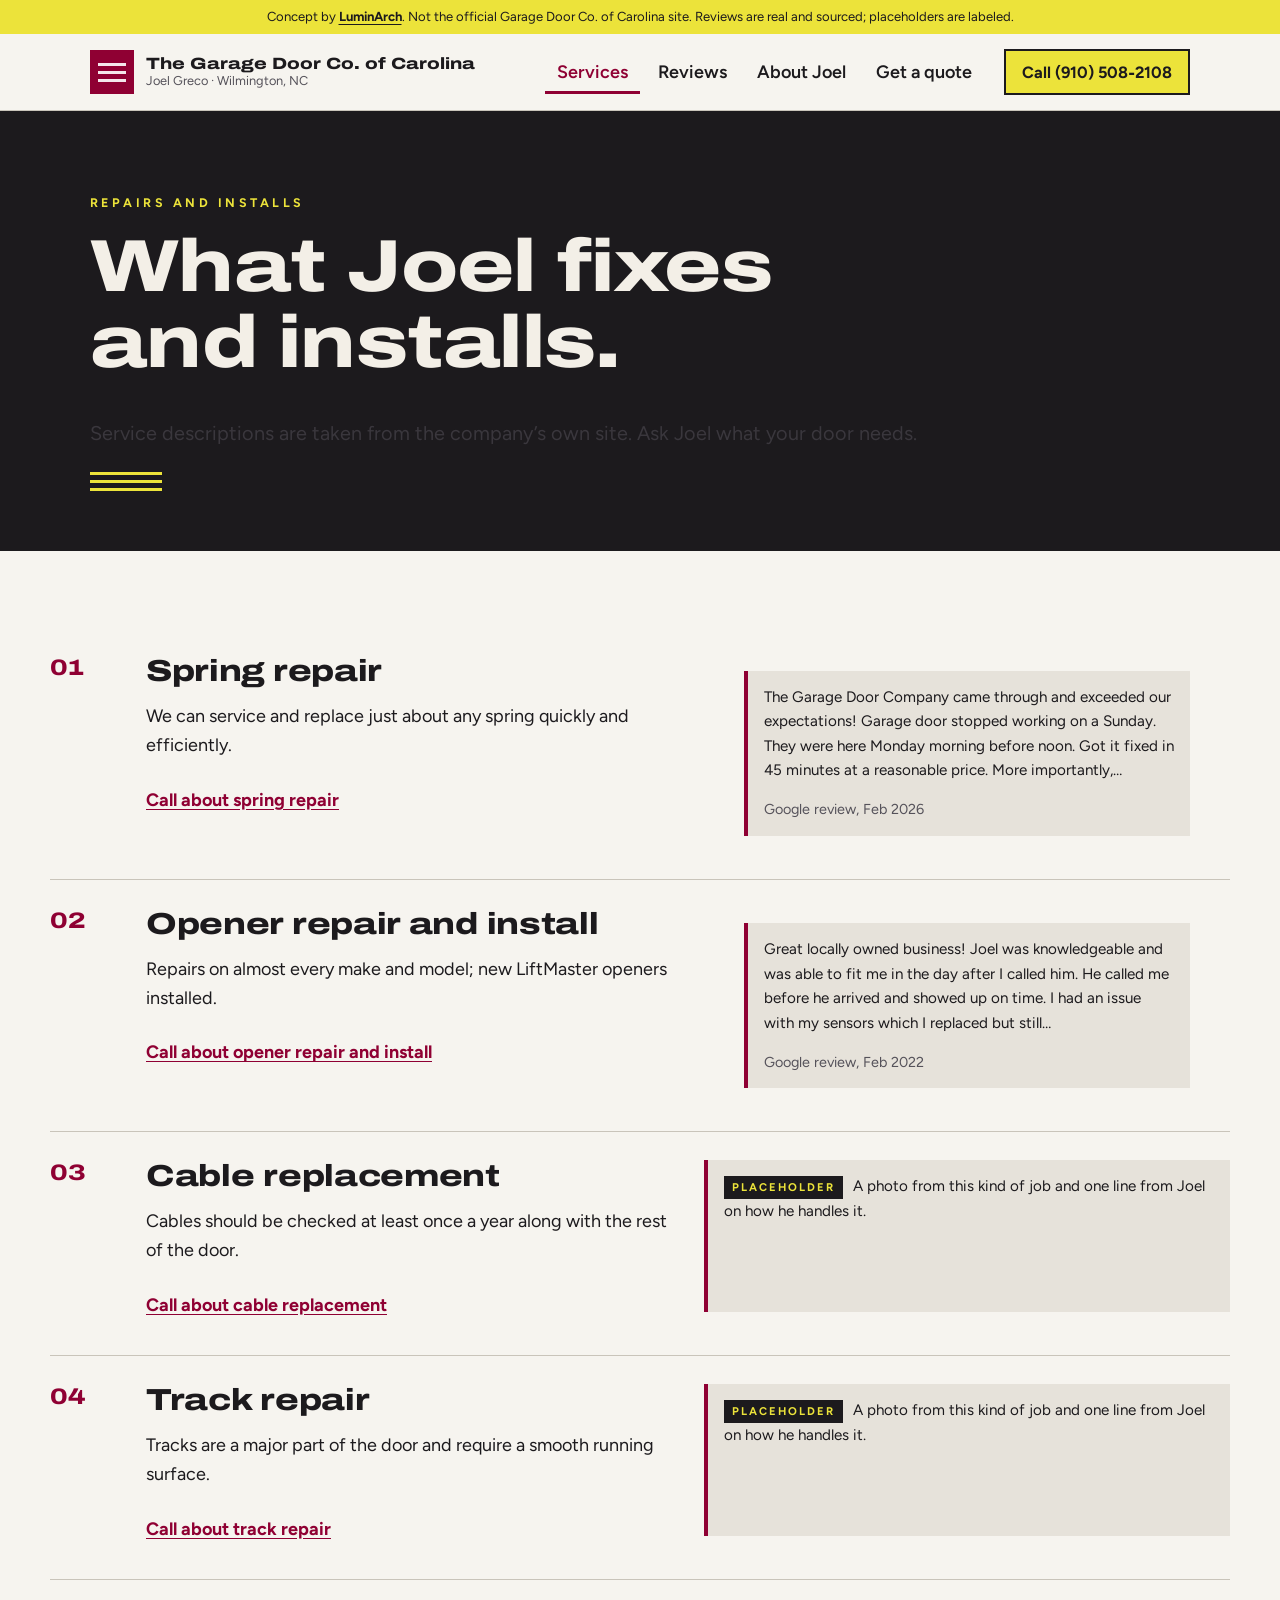
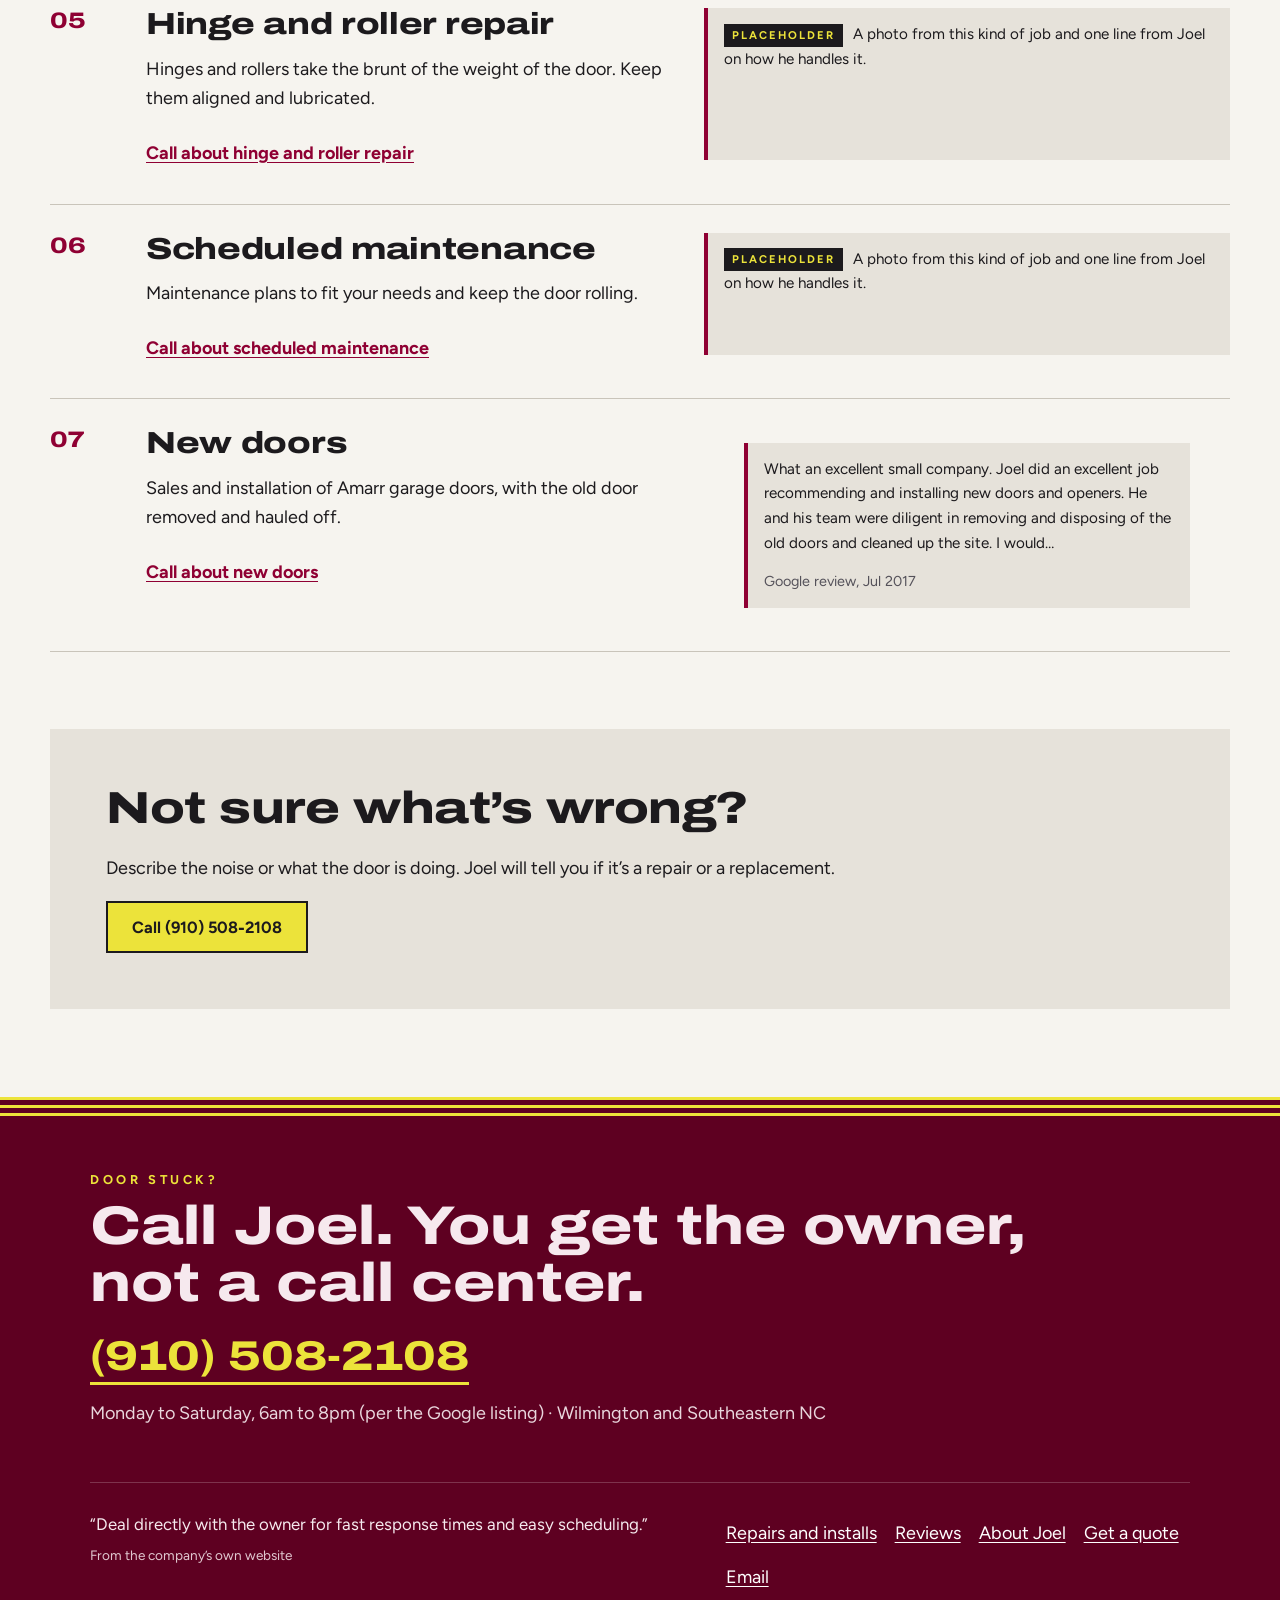
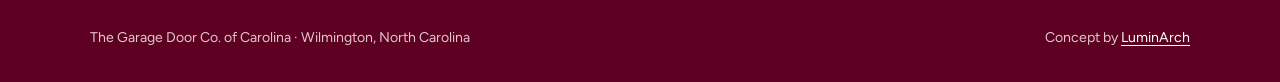
<file: services.html>
<!doctype html><html lang="en" class="no-js"><head><meta charset="utf-8"><meta name="viewport" content="width=device-width,initial-scale=1">
<title>Garage Door Springs, Openers and New Doors | Wilmington</title><meta name="description" content="Spring repair, cables, tracks, rollers, opener repair and new Amarr doors with LiftMaster openers from The Garage Door Co. of Carolina in Wilmington. Call Joel."><link rel="canonical" href="https://garage-door-co-of-carolina-demo.vercel.app/services.html">
<meta property="og:type" content="website"><meta property="og:site_name" content="The Garage Door Co. of Carolina (concept)"><meta property="og:title" content="Garage Door Springs, Openers and New Doors | Wilmington"><meta property="og:description" content="Spring repair, cables, tracks, rollers, opener repair and new Amarr doors with LiftMaster openers from The Garage Door Co. of Carolina in Wilmington. Call Joel."><meta property="og:url" content="https://garage-door-co-of-carolina-demo.vercel.app/services.html"><meta property="og:image" content="https://garage-door-co-of-carolina-demo.vercel.app/og.png">
<meta name="twitter:card" content="summary_large_image"><meta name="twitter:title" content="Garage Door Springs, Openers and New Doors | Wilmington"><meta name="twitter:description" content="Spring repair, cables, tracks, rollers, opener repair and new Amarr doors with LiftMaster openers from The Garage Door Co. of Carolina in Wilmington. Call Joel."><meta name="twitter:image" content="https://garage-door-co-of-carolina-demo.vercel.app/og.png">
<meta name="robots" content="noindex, nofollow"><!-- concept demo, not for indexing -->
<meta name="theme-color" content="#5e0021">
<link rel="preload" as="font" type="font/woff2" href="fonts/archivo-normal-800-latin.woff2" crossorigin>
<link rel="preload" as="font" type="font/woff2" href="fonts/figtree-normal-400-700-latin.woff2" crossorigin>
<link rel="stylesheet" href="css/design-system.css"><link rel="stylesheet" href="css/components.css"><link rel="stylesheet" href="css/pages.css">
<link rel="icon" href="data:image/svg+xml,%3Csvg xmlns='http://www.w3.org/2000/svg' viewBox='0 0 32 32'%3E%3Crect width='32' height='32' fill='%238f0033'/%3E%3Cpath d='M6 10h20M6 16h20M6 22h20' stroke='%23fff' stroke-width='3'/%3E%3C/svg%3E">
<script>document.documentElement.classList.replace('no-js','js-ready')</script><script type="application/ld+json">[{"@context": "https://schema.org", "@type": "HomeAndConstructionBusiness", "name": "The Garage Door Co. of Carolina", "url": "https://garage-door-co-of-carolina-demo.vercel.app/", "telephone": "+1-910-508-2108", "email": "info@thegaragedoorcompany.biz", "founder": {"@type": "Person", "name": "Joel Greco"}, "address": {"@type": "PostalAddress", "addressLocality": "Wilmington", "addressRegion": "NC", "addressCountry": "US"}, "openingHours": "Mo-Sa 06:00-20:00", "areaServed": "Southeastern North Carolina", "aggregateRating": {"@type": "AggregateRating", "ratingValue": "4.9", "reviewCount": "97"}}, {"@context": "https://schema.org", "@type": "Service", "serviceType": "Garage door and opener installation and repair", "provider": {"@type": "HomeAndConstructionBusiness", "name": "The Garage Door Co. of Carolina"}, "areaServed": "Wilmington, NC"}, {"@context": "https://schema.org", "@type": "BreadcrumbList", "itemListElement": [{"@type": "ListItem", "position": 1, "name": "Home", "item": "https://garage-door-co-of-carolina-demo.vercel.app/"}, {"@type": "ListItem", "position": 2, "name": "Repairs and installs", "item": "https://garage-door-co-of-carolina-demo.vercel.app/services.html"}]}]</script></head><body>
<a class="skip" href="#main">Skip to content</a>
<div class="demo-bar">Concept by <a href="https://luminarch.pro">LuminArch</a>. Not the official Garage Door Co. of Carolina site. Reviews are real and sourced; placeholders are labeled.</div>
<header class="top"><div class="wrap nav"><a class="mark" href="index.html"><span class="mk" aria-hidden="true"><i></i><i></i><i></i></span><span><b>The Garage Door Co. of Carolina</b><small>Joel Greco &middot; Wilmington, NC</small></span></a>
<button class="menu-btn" aria-expanded="false" aria-controls="menu">Menu</button><ul id="menu"><li><a href="services.html" aria-current="page">Services</a></li><li><a href="reviews.html">Reviews</a></li><li><a href="about.html">About Joel</a></li><li><a href="contact.html">Get a quote</a></li></ul><a class="btn btn--call" href="tel:+19105082108">Call (910) 508&#8209;2108</a></div></header><main id="main">
<section class="sub on-dark"><div class="wrap"><p class="kicker">Repairs and installs</p><h1>What Joel fixes and installs.</h1><p class="lede">Service descriptions are taken from the company&rsquo;s own site. Ask Joel what your door needs.</p><span class="seams " aria-hidden="true"><i></i><i></i><i></i></span></div></section>
<section class="wrap svc"><article id="springs" class="svc-row rv"><span class="n">01</span><div><h2>Spring repair</h2><p>We can service and replace just about any spring quickly and efficiently.</p><a class="tl" href="tel:+19105082108">Call about spring repair</a></div><blockquote class="note"><p>The Garage Door Company came through and exceeded our expectations! Garage door stopped working on a Sunday. They were here Monday morning before noon. Got it fixed in 45 minutes at a reasonable price. More importantly,&hellip;</p><footer class="fine">Google review, Feb 2026</footer></blockquote></article><article id="openers" class="svc-row rv"><span class="n">02</span><div><h2>Opener repair and install</h2><p>Repairs on almost every make and model; new LiftMaster openers installed.</p><a class="tl" href="tel:+19105082108">Call about opener repair and install</a></div><blockquote class="note"><p>Great locally owned business! Joel was knowledgeable and was able to fit me in the day after I called him. He called me before he arrived and showed up on time. I had an issue with my sensors which I replaced but still&hellip;</p><footer class="fine">Google review, Feb 2022</footer></blockquote></article><article id="cables" class="svc-row rv"><span class="n">03</span><div><h2>Cable replacement</h2><p>Cables should be checked at least once a year along with the rest of the door.</p><a class="tl" href="tel:+19105082108">Call about cable replacement</a></div><p class="note"><span class="ph">Placeholder</span> A photo from this kind of job and one line from Joel on how he handles it.</p></article><article id="tracks" class="svc-row rv"><span class="n">04</span><div><h2>Track repair</h2><p>Tracks are a major part of the door and require a smooth running surface.</p><a class="tl" href="tel:+19105082108">Call about track repair</a></div><p class="note"><span class="ph">Placeholder</span> A photo from this kind of job and one line from Joel on how he handles it.</p></article><article id="rollers" class="svc-row rv"><span class="n">05</span><div><h2>Hinge and roller repair</h2><p>Hinges and rollers take the brunt of the weight of the door. Keep them aligned and lubricated.</p><a class="tl" href="tel:+19105082108">Call about hinge and roller repair</a></div><p class="note"><span class="ph">Placeholder</span> A photo from this kind of job and one line from Joel on how he handles it.</p></article><article id="maintenance" class="svc-row rv"><span class="n">06</span><div><h2>Scheduled maintenance</h2><p>Maintenance plans to fit your needs and keep the door rolling.</p><a class="tl" href="tel:+19105082108">Call about scheduled maintenance</a></div><p class="note"><span class="ph">Placeholder</span> A photo from this kind of job and one line from Joel on how he handles it.</p></article><article id="new-doors" class="svc-row rv"><span class="n">07</span><div><h2>New doors</h2><p>Sales and installation of Amarr garage doors, with the old door removed and hauled off.</p><a class="tl" href="tel:+19105082108">Call about new doors</a></div><blockquote class="note"><p>What an excellent small company. Joel did an excellent job recommending and installing new doors and openers. He and his team were diligent in removing and disposing of the old doors and cleaned up the site. I would&hellip;</p><footer class="fine">Google review, Jul 2017</footer></blockquote></article></section>
<section class="wrap band rv"><h2>Not sure what&rsquo;s wrong?</h2><p>Describe the noise or what the door is doing. Joel will tell you if it&rsquo;s a repair or a replacement.</p><a class="btn btn--call" href="tel:+19105082108">Call (910) 508&#8209;2108</a></section>
</main><footer class="site-foot"><span class="seams seams--rule" aria-hidden="true"><i></i><i></i><i></i></span><div class="wrap">
<div class="sign">
 <p class="sign-k">Door stuck?</p>
 <p class="sign-h">Call Joel. You get the owner, not a call center.</p>
 <a class="sign-num" href="tel:+19105082108">(910) 508&#8209;2108</a>
 <p class="sign-sub">Monday to Saturday, 6am to 8pm (per the Google listing) &middot; Wilmington and Southeastern NC</p>
</div>
<div class="foot-grid">
 <p class="foot-quote">&ldquo;Deal directly with the owner for fast response times and easy scheduling.&rdquo;<span>From the company&rsquo;s own website</span></p>
 <nav aria-label="Footer"><a href="services.html">Repairs and installs</a><a href="reviews.html">Reviews</a><a href="about.html">About Joel</a><a href="contact.html">Get a quote</a><a href="mailto:info@thegaragedoorcompany.biz">Email</a></nav>
</div>
<div class="foot-row"><span>The Garage Door Co. of Carolina &middot; Wilmington, North Carolina</span><span>Concept by <a href="https://luminarch.pro">LuminArch</a></span></div></div></footer>
<nav class="callbar" aria-label="Quick contact"><a class="cb-call" href="tel:+19105082108">Call Joel &middot; (910) 508&#8209;2108</a><a class="cb-q" href="contact.html">Quote</a></nav>
<script src="js/main.js"></script></body></html>
</file>
<file: css/design-system.css>
@font-face{font-family:'Archivo';font-style:normal;font-weight:800;font-display:swap;src:url(../fonts/archivo-normal-800-latin.woff2) format('woff2')}
@font-face{font-family:'Figtree';font-style:normal;font-weight:400 700;font-display:swap;src:url(../fonts/figtree-normal-400-700-latin.woff2) format('woff2')}
:root{--oxblood:#8f0033;--oxblood-dk:#5e0021;--lamp:#ece33a;--ink:#1c1a1d;--slate:#55525a;--paper:#f6f4ef;--concrete:#e6e2da;--seam:#c9c4ba;--white:#fff;
--disp:'Archivo','Arial Narrow',Arial,sans-serif;--body:'Figtree',system-ui,-apple-system,'Segoe UI',sans-serif;--ease:cubic-bezier(.22,1,.36,1);--wrap:1180px}
*,*::before,*::after{box-sizing:border-box}
html{-webkit-text-size-adjust:100%;scroll-behavior:smooth}
body{margin:0;background:var(--paper);color:var(--ink);font:400 18px/1.62 var(--body);overflow-x:hidden}
img{max-width:100%;height:auto;display:block}
h1,h2,h3{font-family:var(--disp);font-weight:800;line-height:1.04;letter-spacing:-.01em;margin:0 0 .5em;text-wrap:balance}
h1{font-size:clamp(2.1rem,6.4vw,4.6rem)}h2{font-size:clamp(1.7rem,3.8vw,2.8rem)}h3{font-size:1.25rem}
p{margin:0 0 1em;max-width:68ch}
a{color:var(--oxblood);text-underline-offset:3px}
:focus-visible{outline:3px solid var(--lamp);outline-offset:3px;box-shadow:0 0 0 6px var(--ink)}
.wrap{max-width:var(--wrap);margin:0 auto;padding:0 clamp(16px,4vw,40px)}
.sr{position:absolute;width:1px;height:1px;overflow:hidden;clip:rect(0 0 0 0)}
.kicker{font:700 .78rem/1.3 var(--body);letter-spacing:.28em;text-transform:uppercase;color:var(--oxblood);margin:0 0 1rem;display:flex;align-items:center;gap:.7em}
.on-dark .kicker{color:var(--lamp)}
.on-dark{background:var(--ink);color:#f3efe7}.on-dark a:not(.btn){color:var(--lamp)}
.fine{font-size:.9rem;color:var(--slate)}.on-dark .fine{color:#bdb8ae}
@media (prefers-reduced-motion:reduce){*{animation:none!important;transition:none!important;scroll-behavior:auto!important}}
</file>
<file: css/components.css>
.skip{position:absolute;left:-999px;top:0;background:var(--lamp);color:var(--ink);padding:12px 16px;z-index:99}.skip:focus{left:8px}
.demo-bar{background:var(--lamp);color:var(--ink);font-size:.82rem;line-height:1.4;padding:8px clamp(16px,4vw,40px);text-align:center}
.demo-bar a{color:var(--ink);font-weight:700;display:inline-block;padding:12px 0;margin:-12px 0}
.top{background:var(--paper);border-bottom:1px solid var(--seam);position:relative;z-index:20}
.nav{display:flex;align-items:center;gap:20px;min-height:76px}
.mark{display:flex;align-items:center;gap:12px;text-decoration:none;color:var(--ink);margin-right:auto;min-height:44px;min-width:0}
.mk{flex:none;width:44px;height:44px;background:var(--oxblood);display:grid;align-content:center;gap:5px;padding:0 8px}
.mk i{display:block;height:3px;background:#fff;opacity:.9}
.mark b{font-family:var(--disp);font-size:1.02rem;line-height:1.1;display:block}
.mark small{display:block;font-size:.8rem;color:var(--slate);line-height:1.3}
#menu{list-style:none;display:flex;gap:6px;margin:0;padding:0}
#menu a{white-space:nowrap;display:flex;align-items:center;min-height:44px;padding:0 12px;color:var(--ink);text-decoration:none;font-weight:600}
#menu a[aria-current]{color:var(--oxblood);box-shadow:inset 0 -3px 0 var(--oxblood)}
#menu a:hover{color:var(--oxblood)}
.menu-btn{display:none;font:700 1rem var(--body);background:none;border:2px solid var(--ink);min-height:44px;min-width:64px;padding:0 14px;cursor:pointer;color:var(--ink)}
.btn{display:inline-flex;align-items:center;justify-content:center;gap:.5em;min-height:52px;padding:0 24px;font:700 1.02rem var(--body);text-decoration:none;border:2px solid transparent;cursor:pointer;transition:transform .2s var(--ease),background .2s}
.btn:hover{transform:translateY(-2px)}
.btn--call{background:var(--lamp);color:var(--ink);border-color:var(--ink)}
.btn--ox{background:var(--oxblood);color:#fff}
.btn--line{border-color:currentColor;color:inherit;background:transparent}
.nav .btn--call{min-height:46px;padding:0 16px;white-space:nowrap}
.cl-short{display:none}
/* signature: door seams, three grooves like a sectional panel */
.seams{display:grid;gap:5px;width:72px}.seams i{display:block;height:3px;background:var(--oxblood)}
.on-dark .seams i{background:var(--lamp)}
.seams--rule{width:100%;margin:0}.seams--rule i{background:var(--seam)}
.ph{display:inline-block;background:var(--ink);color:var(--lamp);font:700 .7rem/1 var(--body);letter-spacing:.18em;text-transform:uppercase;padding:6px 8px;margin-right:6px;vertical-align:middle}
.phbox{background:repeating-linear-gradient(0deg,var(--concrete) 0 46px,var(--seam) 46px 49px);border:1px solid var(--seam);min-height:280px;display:flex;align-items:flex-end;padding:20px}
.phbox p{background:var(--paper);padding:14px;margin:0;font-size:.95rem}
.note{background:var(--concrete);padding:14px 16px;font-size:.95rem;border-left:4px solid var(--oxblood)}
.stars{color:#b58900;letter-spacing:.08em}
.on-dark .stars{color:var(--lamp)}
.rv{opacity:1}
.js-ready .rv{opacity:0;transform:translateY(22px);transition:opacity .7s var(--ease),transform .7s var(--ease)}
.js-ready .rv.in{opacity:1;transform:none}
/* sticky call bar, phones */
.callbar{display:none}
@media (max-width:760px){
 .callbar{display:grid;grid-template-columns:1fr auto;position:fixed;left:0;right:0;bottom:0;z-index:50;background:var(--ink);border-top:3px solid var(--lamp);padding:8px 10px calc(8px + env(safe-area-inset-bottom));gap:8px}
 .callbar a{min-height:52px;display:flex;align-items:center;justify-content:center;font-weight:700;text-decoration:none}
 .callbar .cb-call{background:var(--lamp);color:var(--ink);font-size:1.08rem}
 .callbar .cb-q{color:#fff;border:2px solid #fff;padding:0 16px}
 body{padding-bottom:84px}
}
@media (max-width:1080px){
 .menu-btn{display:block}
 #menu{display:none;position:absolute;left:0;right:0;top:100%;background:var(--paper);flex-direction:column;padding:8px clamp(16px,4vw,40px) 16px;border-bottom:3px solid var(--oxblood);gap:0}
 #menu.open{display:flex}
 #menu a{min-height:52px;border-bottom:1px solid var(--seam)}
}
@media (max-width:760px){.nav .btn--call{display:none}}
@media (max-width:400px){.mark small{display:none}.mark b{font-size:.92rem}.nav{gap:10px}}
.site-foot{background:var(--oxblood-dk);color:#f6e9ee;padding:0 0 32px}
.site-foot .seams--rule i{background:var(--lamp)}
.sign{padding:56px 0 36px}
.sign-k{font:700 .8rem var(--body);letter-spacing:.28em;text-transform:uppercase;color:var(--lamp);margin:0 0 10px}
.sign-h{font:800 clamp(1.8rem,4.6vw,3.4rem)/1.05 var(--disp);margin:0 0 18px;max-width:22ch}
.sign-num{display:inline-flex;align-items:center;min-height:56px;font:800 clamp(1.6rem,5vw,2.6rem) var(--disp);color:var(--lamp)!important;text-decoration:none;border-bottom:3px solid var(--lamp)}
.sign-sub{margin-top:14px;color:#e9d6dd}
.foot-grid{display:grid;grid-template-columns:1.3fr 1fr;gap:32px;padding:28px 0;border-top:1px solid rgba(255,255,255,.2)}
.foot-grid nav{display:flex;flex-wrap:wrap;gap:0 18px;align-content:flex-start}
.foot-grid nav a{color:#fff;min-height:44px;display:inline-flex;align-items:center}
.foot-quote{font-size:1.05rem;margin:0}.foot-quote span{display:block;font-size:.85rem;color:#e0c6cf;margin-top:6px}
.foot-row{display:flex;flex-wrap:wrap;justify-content:space-between;gap:8px 20px;font-size:.88rem;color:#e0c6cf}
.foot-row a{color:#fff;display:inline-block;padding:12px 0;margin:-12px 0}
@media (max-width:700px){.foot-grid{grid-template-columns:1fr}}
</file>
<file: css/pages.css>
/* HERO: object-led. A drawn sectional door beside the copy; the door's handle is the phone number. */
.hero{padding:clamp(36px,6vw,80px) 0 clamp(40px,6vw,88px);background:var(--paper)}
.hero-grid{display:grid;grid-template-columns:1.15fr .85fr;gap:clamp(28px,5vw,72px);align-items:center}
.hero h1 em{font-style:normal;color:var(--oxblood)}
.lede{font-size:clamp(1.08rem,1.6vw,1.24rem);color:#3a373d}
.cta{display:flex;flex-wrap:wrap;gap:12px;margin:26px 0 22px}
.hero-facts{display:flex;flex-wrap:wrap;gap:10px 28px;margin:0;padding:18px 0 0;border-top:1px solid var(--seam)}
.hero-facts div{min-width:0}.hero-facts dt{font-size:.74rem;letter-spacing:.22em;text-transform:uppercase;color:var(--slate);font-weight:700}
.hero-facts dd{margin:2px 0 0;font-weight:600}
.door{position:relative;background:var(--ink);padding:16px 16px 0;box-shadow:0 30px 60px -30px rgba(28,26,29,.55)}
.door-frame{background:#d9d4ca;display:grid;gap:4px;padding:4px 4px 0}
.panel{height:clamp(54px,7vw,82px);background:linear-gradient(#f2efe9,#dcd7cd);display:grid;grid-template-columns:repeat(4,1fr);gap:8px;padding:9px}
.panel i{border:1px solid #c6c0b4;box-shadow:inset 0 1px 0 #fff}
.door-handle{position:absolute;left:50%;bottom:clamp(24px,4vw,40px);transform:translateX(-50%);width:max-content;max-width:calc(100% - 32px);background:var(--lamp);color:var(--ink);text-decoration:none;font:800 clamp(1.15rem,2.6vw,1.7rem) var(--disp);padding:14px 22px;border:3px solid var(--ink);display:flex;flex-direction:column;align-items:center;line-height:1.1}
.door-handle small{font:700 .72rem var(--body);letter-spacing:.22em;text-transform:uppercase;margin-bottom:4px}
.door-handle:hover{background:#fff}
.door-cap{font-size:.85rem;color:var(--slate);margin:12px 0 0}
@media (max-width:860px){.hero-grid{grid-template-columns:1fr}.door{max-width:520px}}
/* fixes: a two-column ledger of what breaks */
.breaks{padding:clamp(56px,8vw,104px) 0}
.breaks-grid{display:grid;grid-template-columns:.8fr 1.2fr;gap:clamp(28px,5vw,72px)}
.breaks-head{position:sticky;top:24px;align-self:start}
.ledger{list-style:none;margin:0;padding:0;border-top:3px solid var(--ink)}
.ledger li{display:grid;grid-template-columns:3.2rem 1fr;gap:6px 16px;padding:18px 0;border-bottom:1px solid var(--seam)}
.ledger .n{font:800 1.1rem var(--disp);color:var(--oxblood)}
.ledger b{display:block;font-size:1.1rem}
.ledger span{grid-column:2;color:#3a373d}
@media (max-width:860px){.breaks-grid{grid-template-columns:1fr}.breaks-head{position:static}}
/* install band, dark, grid break: the brand chips overhang */
.install{padding:clamp(56px,8vw,100px) 0}
.install-grid{display:grid;grid-template-columns:1.1fr .9fr;gap:clamp(28px,5vw,64px);align-items:start}
.brands{display:grid;gap:14px;margin-top:-90px}
.brand{background:var(--paper);color:var(--ink);padding:22px 24px;border-left:8px solid var(--oxblood)}
.brand b{font:800 1.5rem var(--disp);display:block}
@media (max-width:860px){.install-grid{grid-template-columns:1fr}.brands{margin-top:0}}
/* reviews: one big pull quote, then a strip */
.voices{padding:clamp(56px,8vw,104px) 0}
.pull{font:800 clamp(1.4rem,3vw,2.2rem)/1.2 var(--disp);margin:0 0 12px;max-width:30ch}
.pull-cap{color:var(--slate);font-size:.95rem}
.strip{display:grid;grid-template-columns:repeat(auto-fit,minmax(260px,1fr));gap:18px;margin:36px 0 28px}
.rcard{margin:0;background:var(--white);border:1px solid var(--seam);padding:22px;display:flex;flex-direction:column}
.rcard blockquote{margin:10px 0 14px;flex:1}.rcard blockquote p{margin:0}
.rcard figcaption{font-size:.88rem;color:var(--slate)}
.rating{display:flex;align-items:baseline;gap:12px;flex-wrap:wrap;margin-bottom:26px}
.rating b{font:800 3.4rem/1 var(--disp);color:var(--oxblood)}
/* area */
.area{display:grid;grid-template-columns:1fr 1fr;gap:clamp(24px,4vw,56px);padding:0 clamp(16px,4vw,40px) clamp(56px,8vw,100px);align-items:center}
@media (max-width:860px){.area{grid-template-columns:1fr}}
/* sub pages */
.sub{padding:clamp(40px,7vw,84px) 0 clamp(34px,5vw,60px)}
.sub .seams{margin-top:22px}
.svc{padding:clamp(40px,6vw,80px) 0;display:grid;gap:0}
.svc-row{display:grid;grid-template-columns:4rem 1fr 1fr;gap:16px 32px;padding:28px 0;border-bottom:1px solid var(--seam)}
.svc-row .n{font:800 1.4rem var(--disp);color:var(--oxblood)}
.svc-row h2{font-size:clamp(1.4rem,2.6vw,1.9rem)}
@media (max-width:760px){.svc-row{grid-template-columns:1fr}}
.band{background:var(--concrete);padding:clamp(32px,5vw,56px);margin-bottom:clamp(48px,7vw,88px)}
.rv-list{display:grid;grid-template-columns:repeat(auto-fit,minmax(280px,1fr));gap:18px;padding:clamp(40px,6vw,72px) clamp(16px,4vw,40px)}
.about{display:grid;grid-template-columns:.8fr 1.2fr;gap:clamp(28px,5vw,64px);padding:clamp(40px,6vw,80px) clamp(16px,4vw,40px)}
@media (max-width:860px){.about{grid-template-columns:1fr}}
.facts dl{display:grid;grid-template-columns:repeat(auto-fit,minmax(200px,1fr));gap:0;margin:0 0 clamp(48px,7vw,88px);border-top:3px solid var(--ink)}
.facts dl div{padding:18px 16px 18px 0;border-bottom:1px solid var(--seam)}
.facts dt{font-size:.74rem;letter-spacing:.22em;text-transform:uppercase;color:var(--slate);font-weight:700}.facts dd{margin:4px 0 0;font-weight:600}
.contact{display:grid;grid-template-columns:.9fr 1.1fr;gap:clamp(28px,5vw,64px);padding:clamp(40px,6vw,80px) clamp(16px,4vw,40px)}
@media (max-width:860px){.contact{grid-template-columns:1fr}}
.c-big{display:inline-flex;align-items:center;min-height:56px;font:800 clamp(1.7rem,4vw,2.4rem) var(--disp);text-decoration:none;color:var(--oxblood)}
.c-mail{display:inline-flex;align-items:center;min-height:44px;word-break:break-all}
.form{background:var(--white);border:1px solid var(--seam);padding:clamp(18px,3vw,32px)}
.form fieldset{border:0;padding:0;margin:0}
.form label{display:block;font-weight:600;margin-bottom:14px}
.form input,.form select,.form textarea{display:block;width:100%;margin-top:6px;font:400 1rem var(--body);padding:12px;min-height:48px;border:1px solid #8d8893;background:#fff;color:var(--ink)}
.form textarea{min-height:120px}
.two{display:grid;grid-template-columns:1fr 1fr;gap:0 16px}@media (max-width:560px){.two{grid-template-columns:1fr}}
.tl{display:inline-flex;align-items:center;min-height:44px;font-weight:700}
</file>
